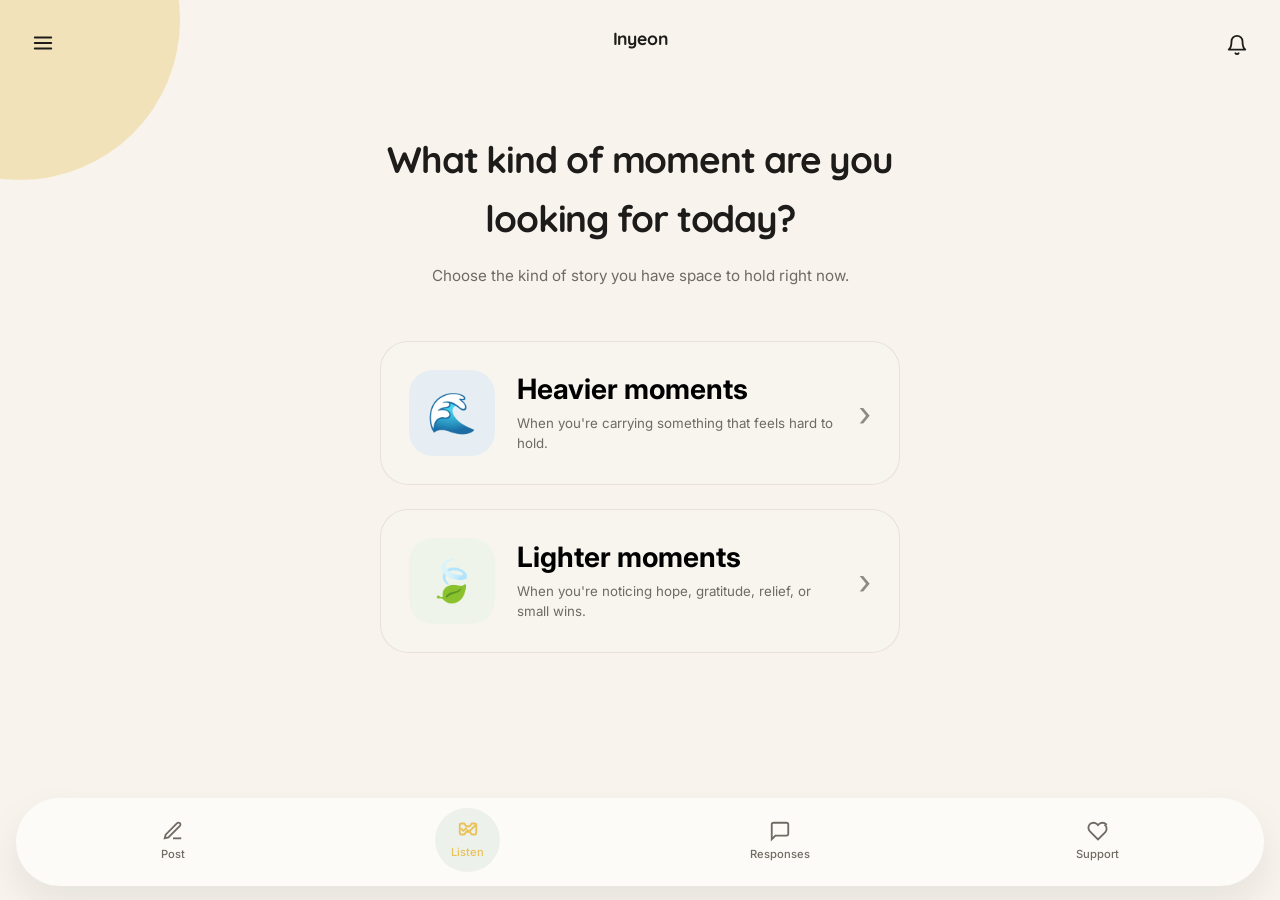
<file: category-select.html>
<!DOCTYPE html>
<html lang="en">
<head>
<meta charset="UTF-8">
<meta name="viewport" content="width=device-width, initial-scale=1.0">

<title>Choose a Moment • Inyeon</title>

<link rel="stylesheet" href="style.css">

<div class="top-actions">

  <button id="menuBtn" class="menu-btn">
    <svg width="22" height="22" viewBox="0 0 24 24" fill="none"
         stroke="currentColor" stroke-width="2"
         stroke-linecap="round" stroke-linejoin="round">
      <line x1="3" y1="6" x2="21" y2="6"/>
      <line x1="3" y1="12" x2="21" y2="12"/>
      <line x1="3" y1="18" x2="21" y2="18"/>
    </svg>
  </button>

  <a href="alerts.html" class="menu-btn alerts-btn">
    <svg width="22" height="22" viewBox="0 0 24 24" fill="none"
         stroke="currentColor" stroke-width="2"
         stroke-linecap="round" stroke-linejoin="round">
      <path d="M18 8A6 6 0 0 0 6 8c0 7-3 9-3 9h18s-3-2-3-9"/>
      <path d="M13.73 21a2 2 0 0 1-3.46 0"/>
    </svg>
  </a>

</div>
</head>

<body>

<div class="decor-circle decor-circle-tl"></div>

<div class="decor-leaf decor-leaf-tr">
  <svg viewBox="0 0 180 240" fill="none" xmlns="http://www.w3.org/2000/svg">
    <path d="M90 10C135 55 150 115 135 180C118 150 95 120 60 95C72 65 82 38 90 10Z"
      fill="currentColor" opacity=".28"/>
    <path d="M118 58C155 95 168 145 150 205C130 170 105 138 70 112"
      stroke="currentColor" stroke-width="4" stroke-linecap="round"/>
  </svg>
</div>

<a href="index.html" class="home-link">Inyeon</a>

<main>

  <div class="category-header">

    <h1>What kind of moment are you looking for today?</h1>

    <p class="subtext">
      Choose the kind of story you have space to hold right now.
    </p>

  </div>

  <div class="category-columns two-choice">

    <!-- Heavier -->

    <button class="emotion-card moment-card heavy" data-category="difficult">

      <div class="moment-icon">🌊</div>

      <div class="moment-content">
        <h3>Heavier moments</h3>
        <p>When you're carrying something that feels hard to hold.</p>
      </div>

      <span class="moment-arrow">›</span>

    </button>

    <!-- Lighter -->

    <button class="emotion-card moment-card light" data-category="lighter">

      <div class="moment-icon">🍃</div>

      <div class="moment-content">
        <h3>Lighter moments</h3>
        <p>When you're noticing hope, gratitude, relief, or small wins.</p>
      </div>

      <span class="moment-arrow">›</span>

    </button>

  </div>

</main>

<nav id="bottomNav" class="bottom-nav">

  <a href="index.html#compose" class="bottom-nav-item pressable">
    <!-- Pen icon -->
    <svg width="22" height="22" viewBox="0 0 24 24"
         fill="none" stroke="currentColor" stroke-width="2">
      <path d="M12 20h9"/>
      <path d="M16.5 3.5a2.1 2.1 0 1 1 3 3L7 19l-4 1 1-4Z"/>
    </svg>
    <span>Post</span>
  </a>

  <a href="category-select.html" class="bottom-nav-item active pressable">
    <!-- Heart handshake -->
    <svg width="22" height="22" viewBox="0 0 24 24"
         fill="none" stroke="currentColor" stroke-width="2"
         stroke-linecap="round" stroke-linejoin="round">
      <path d="M11 13l2 2 7-7"/>
      <path d="M5 12l2 2 3-3"/>
      <path d="M3 8a2 2 0 0 1 2-2h3l2 3h4l2-3h3a2 2 0 0 1 2 2v8a2 2 0 0 1-2 2h-3l-2-3h-4l-2 3H5a2 2 0 0 1-2-2V8z"/>
    </svg>
    <span>Listen</span>
  </a>

  <a href="my-responses.html" class="bottom-nav-item pressable">
    <!-- Message -->
    <svg width="22" height="22" viewBox="0 0 24 24"
         fill="none" stroke="currentColor" stroke-width="2">
      <path d="M21 15a2 2 0 0 1-2 2H7l-4 4V5a2 2 0 0 1 2-2h14a2 2 0 0 1 2 2z"/>
    </svg>
    <span>Responses</span>
  </a>

  <a href="given-responses.html" class="bottom-nav-item pressable">
    <!-- Heart -->
    <svg width="22" height="22" viewBox="0 0 24 24"
         fill="none" stroke="currentColor" stroke-width="2">
      <path d="M20.84 4.61a5.5 5.5 0 0 0-7.78 0L12 5.67l-1.06-1.06a5.5 5.5 0 0 0-7.78 7.78L12 21.23l7.78-7.78a5.5 5.5 0 0 0 0-7.78Z"/>
    </svg>
    <span>Support</span>
  </a>

</nav>

<!-- ==========================
     Full-screen Category Transition
========================== -->

<div id="categoryTransition" class="category-transition">

  <div class="transition-center">

    <div id="transitionIcon" class="transition-icon">🌊</div>

    <h2 id="transitionText">
      Stepping into someone's difficult day.
    </h2>

  </div>

</div>

<script>

const overlay = document.getElementById("categoryTransition");
const transitionText = document.getElementById("transitionText");
const transitionIcon = document.getElementById("transitionIcon");

document.querySelectorAll(".emotion-card").forEach(card => {

  card.addEventListener("click", () => {

    const category = card.dataset.category;

    if (category === "difficult") {

      overlay.classList.add("heavy-mode");
      overlay.classList.remove("light-mode");

      transitionIcon.textContent = "🌊";
      transitionText.textContent = "Stepping into someone's difficult day.";

    } else {

      overlay.classList.add("light-mode");
      overlay.classList.remove("heavy-mode");

      transitionIcon.textContent = "🍃";
      transitionText.textContent = "Something gentle is waiting.";

    }

    overlay.classList.add("show");

    setTimeout(() => {

      window.location.href =
        `respond.html?category=${encodeURIComponent(category)}`;

    }, 350);

  });

});

</script>

<script>
window.addEventListener("pageshow", (event) => {
  if (event.persisted) {
    // Reset any transition overlays when returning via Back
    const overlay = document.getElementById("categoryTransition");
    overlay?.classList.remove("show", "heavy-mode", "light-mode");
  }
});
</script>

</body>
</html>
</file>
<file: style.css>
@import url('https://fonts.googleapis.com/css2?family=Quicksand:wght@500;600;700&family=Inter:wght@400;500;600&display=swap');


/* =========================
   INYEON PREMIUM WARM THEME
========================= */

:root {
  --bg: #F8F4ED;
  --surface: #FDFBF7;
  --surface-2: #F6F0E8;

  --text: #1E1C1A;
  --text-muted: #6F6A63;

  --accent: #E9C15A;
  --accent-text: #1E1C1A;

  --border: #B8ADA0;
  --divider: #DDD3C7;
}

* {
  box-sizing: border-box;
}

body {
  font-family: 'Inter', sans-serif;
  background: var(--bg);
  color: var(--text);
  margin: 0;
  padding: 130px 24px 60px;
  display: flex;
  justify-content: center;
  min-height: 100vh;
  line-height: 1.6;
}

.top-actions{
  position:fixed;
  top:24px;
  left:24px;
  right:24px;
  display:flex;
  justify-content:space-between;
  align-items:center;
  z-index:100;
}

.top-actions .menu-btn,
.top-actions .alerts-btn{
  position: static;
}

.alerts-btn{
  display:flex;
  align-items:center;
  justify-content:center;
  text-decoration:none;
}

/* Prevent flash when opening index.html#compose */
.compose-preload #choiceStep {
  display: none !important;
}

.compose-preload #postStep {
  display: block !important;
}

.compose-preload #bottomNav{
  display:flex !important;
}

main {
  max-width: 520px;
  width: 100%;
}

/* =========================
   TYPOGRAPHY
========================= */

h1,
.subtext,
#postText,
.post-text {
  text-align: center;
}

h1 {
  font-family: 'Quicksand', sans-serif;
  font-weight: 700;
  font-size: 2.3rem;
  letter-spacing: -0.03em;
  margin: 0 0 10px;
  color: var(--text);
}

.subtext {
  color: var(--text-muted);
  font-size: 0.95rem;
  margin-bottom: 44px;
  line-height: 1.7;
}

.home-link {
  position: fixed;
  top: 24px;
  left: 50%;
  transform: translateX(-50%);
  font-family: 'Quicksand', sans-serif;
  font-weight: 700;
  font-size: 1.1rem;
  color: var(--text);
  text-decoration: none;
  letter-spacing: -0.01em;
  transition: opacity .2s ease;
  z-index: 10;
}

.home-link:hover {
  opacity: .7;
}

/* =========================
   TEXTAREAS
========================= */

textarea {
  width: 100%;
  min-height: 140px;
  background: var(--surface);
  border: 1.5px solid var(--border);
  border-radius: 22px;
  color: var(--text);
  font-family: 'Inter', sans-serif;
  font-size: 1rem;
  line-height: 1.6;
  padding: 22px;
  resize: none;
  transition: all .25s ease;
}

textarea::placeholder {
  color: var(--text-muted);
}

textarea:focus {
  outline: none;
  border-color: var(--accent);
  box-shadow: 0 0 0 4px rgba(233,193,90,.15);
}

#optionsContainer textarea {
  min-height: 100px;
  background: var(--surface);
  border-radius: 18px;
  padding: 18px;
}

/* =========================
   BUTTONS
========================= */

button {
  font-family: 'Inter', sans-serif;
  cursor: pointer;
  appearance: none;
  -webkit-appearance: none;
  -webkit-tap-highlight-color: transparent;
}

#submitBtn {
  display: block;
  margin: 24px auto 0;
  padding: 16px 42px;
  border: none;
  border-radius: 999px;
  background: var(--text);
  color: white;
  font-size: .95rem;
  font-weight: 700;
  transition: all .2s ease;
}

@media (hover: hover) {
  #submitBtn:hover {
    background: #2A2825;
    transform: translateY(-1px);
  }
}

#submitBtn:active {
  transform: translateY(0);
}

.respond-actions {
  display: flex;
  gap: 10px;
  margin-top: 14px;
}

#sendResponseBtn {
  flex: 1;
  padding: 15px;
  border: none;
  border-radius: 999px;
  background: var(--text);
  color: white;
  font-weight: 700;
  font-size: .95rem;
  transition: all .2s ease;
}

@media (hover: hover) {
  #sendResponseBtn:hover {
    background: #2A2825;
  }
}

.skip-btn {
  display: block;
  margin: 16px auto 0;
  padding: 15px 24px;
  border: 1.5px solid var(--border);
  border-radius: 999px;
  background: var(--surface);
  color: var(--text);
  font-size: .9rem;
  font-weight: 600;
  transition: all .2s ease;
}

#sendResponseBtn {
  flex: 1;
  padding: 15px;
  border: none;
  border-radius: 999px;
  background: var(--text);
  color: white;
  font-weight: 700;
  font-size: .95rem;
  transition: all .2s ease;
  display: block;
  width: 100%;
  margin-top: 14px;
}

@media (hover: hover) {
  .skip-btn:hover {
    background: var(--surface-2);
  }
}

/* =========================
   CARDS
========================= */

#postContainer {
  background: var(--surface);
  border-radius: 30px;
  padding: 34px;
  border: 1.5px solid var(--border);
  box-shadow: 0 8px 24px rgba(30,28,26,.05);
}

.post-block {
  background: var(--surface);
  border-radius: 22px;
  padding: 24px;
  margin-bottom: 18px;
  border: 1.5px solid var(--border);
  box-shadow: 0 6px 18px rgba(30,28,26,.04);
}

#postText {
  font-family: 'Quicksand', sans-serif;
  font-size: 1.35rem;
  font-weight: 600;
  line-height: 1.6;
  margin: 0 0 28px;
}

.post-text {
  font-family: 'Quicksand', sans-serif;
  font-size: 1.1rem;
  font-weight: 700;
  line-height: 1.55;
  color: #1E1E1E;
  text-align: left;
  margin: 18px 0 18px;
}

/* =========================
   QUICK RESPONSES
========================= */

.or-divider {
  text-align: center;
  color: var(--text-muted);
  font-size: .85rem;
  margin: 20px 0 14px;
}

#presetButtons {
  display: flex;
  flex-direction: column;
  gap: 10px;
}

.response-btn {
  background: var(--surface);
  border: 1.5px solid var(--border);
  border-radius: 18px;
  color: var(--text);
  text-align: left;
  padding: 16px 18px;
  font-size: .95rem;
  font-weight: 500;
  transition: all .2s ease;
}

@media (hover: hover) {
  .response-btn:hover {
    background: var(--surface-2);
    transform: translateY(-1px);
  }
}

.response-btn-selected {
  background: rgba(233,193,90,.18) !important;
  border-color: var(--accent);
}

/* =========================
   NAVIGATION
========================= */

.app-nav {
  margin-top: 56px;
  padding-top: 28px;
  border-top: 1px solid var(--divider);
  display: flex;
  gap: 14px;
  justify-content: center;
}

.app-nav a {
  color: var(--text);
  text-decoration: none;
  font-size: .9rem;
  font-weight: 600;
  padding: 12px 22px;
  border-radius: 999px;
  background: var(--surface);
  border: 1.5px solid var(--border);
  transition: all .2s ease;
}

@media (hover: hover) {
  .app-nav a:hover {
    background: var(--surface-2);
  }
}

/* =========================
   RESPONSES
========================= */

.response-item {
  padding: 14px 16px;
  border-radius: 14px;
  margin: 10px 0;
  font-size: .92rem;
}

.response-written {
  background: var(--surface);
  border: 1.5px solid var(--border);
  border-left: 3px solid var(--accent);
}

.response-tag {
  display: inline-block;
  font-size: .72rem;
  font-weight: 700;
  color: var(--text);
  background: rgba(233,193,90,.22);
  padding: 4px 10px;
  border-radius: 999px;
  text-transform: uppercase;
  letter-spacing: .03em;
  margin-bottom: 10px;
}

.response-text-content {
  margin: 0;
  line-height: 1.6;
}

.response-preset {
  background: var(--surface-2);
  color: var(--text-muted);
  font-style: italic;
  border: 1px solid rgba(184,173,160,.45);
}

.no-responses {
  color: var(--text-muted);
  font-size: .85rem;
  font-style: italic;
}

/* ---------- Draft Card ---------- */

.draft-card{
  background:#F4EFE6;
  border:1px solid #E8DDC9;
  border-radius:24px;
  padding:18px;
  margin:24px 0;
  cursor:pointer;
  transition:.2s ease;
}

.draft-card:hover{
  transform:translateY(-1px);
}

.draft-card-top{
  display:flex;
  justify-content:space-between;
  align-items:center;
}

.draft-card-title-wrap{
  display:flex;
  align-items:center;
  gap:12px;
}

.draft-card-icon{
  width:38px;
  height:38px;
  border-radius:999px;
  background:#EFE6D6;
  display:flex;
  align-items:center;
  justify-content:center;
  font-size:16px;
}

.draft-card-title{
  font-weight:600;
  color:#1E1C1A;
}

.draft-card-time{
  font-size:13px;
  color:#8C8477;
}

.draft-card-preview{
  margin-top:14px;
  color:#6B645C;
  line-height:1.5;
}

.draft-discard{
  border:none;
  background:transparent;
  color:#8C8477;
  font-size:22px;
  cursor:pointer;
  padding:4px;
  line-height:1;
}

.draft-discard:hover{
  color:#1E1C1A;
}

/* ---------- Draft Toast ---------- */

.draft-toast{
  position: fixed;
  left: 50%;
  bottom: 96px; /* sits above bottom nav */
  transform: translateX(-50%);
  background: rgba(17,17,17,.94);
  color: #fff;
  display: flex;
  align-items: center;
  justify-content: center;
  gap: 8px;
  padding: 10px 18px;
  border-radius: 999px;
  font-size: 14px;
  font-weight: 500;
  white-space: nowrap;
  z-index: 9999;
  box-shadow: 0 8px 24px rgba(0,0,0,.18);
  animation: draftToastIn .18s ease-out;
}

@keyframes draftToastIn{
  from{
    opacity:0;
    transform:translate(-50%,8px);
  }
  to{
    opacity:1;
    transform:translate(-50%,0);
  }
}

/* =========================
   MISC
========================= */

.hidden {
  display: none !important;
}

#confirmation {
  margin-top: 24px;
  color: var(--text-muted);
  font-size: .95rem;
}

#postContainer,
#confirmation {
  transition: opacity .3s ease, transform .3s ease;
}

#noPosts,
#emptyState {
  color: var(--text-muted);
  text-align: center;
  padding: 60px 0;
}

.crisis-message {
  text-align: left;
  background: var(--surface);
  border: 1.5px solid var(--border);
  border-left: 3px solid var(--accent);
  border-radius: 22px;
  padding: 24px;
  margin-top: 24px;
}

.crisis-message p {
  margin: 10px 0;
  color: var(--text);
  font-size: .95rem;
}

.crisis-message a {
  color: var(--text);
  font-weight: 700;
  text-decoration: underline;
  text-decoration-color: var(--accent);
  text-decoration-thickness: 2px;
}

.crisis-soft {
  color: var(--text-muted) !important;
  font-style: italic;
  font-size: .88rem !important;
}

/* =========================
   SMALL CONTROLS
========================= */

.category-select,
.flag-btn {
  margin-top: 10px;
  margin-right: 10px;
  background: var(--surface);
  color: var(--text);
  border: 1.5px solid var(--border);
  border-radius: 999px;
  padding: 10px 18px;
  font-size: .85rem;
  font-family: 'Inter', sans-serif;
  font-weight: 500;
  transition: all .2s ease;
}

@media (hover: hover) {
  .flag-btn:hover,
  .category-select:hover {
    background: var(--surface-2);
  }
}

.char-count {
  text-align: right;
  font-size: 0.72rem;
  color: var(--text-muted);
  opacity: 0.6;
  margin-top: -24px;
  transition: opacity 0.2s ease;
}

.char-count-warning {
  opacity: 1;
  color: var(--accent);
  font-weight: 600;
}

/* =========================
   RESPONSIVE
========================= */

@media (max-width: 560px) {

  body {
    padding: 72px 18px 40px;
  }

  h1 {
    font-size: 2rem;
  }

  #postContainer {
    padding: 26px;
    border-radius: 24px;
  }

  textarea {
    border-radius: 18px;
    padding: 18px;
  }

  .respond-actions {
    flex-direction: column;
  }

  .skip-btn {
    width: 100%;
  }

  .app-nav {
    gap: 10px;
    flex-wrap: wrap;
  }
}

.skeleton-text {
  background: var(--surface-2);
  border-radius: 8px;
  height: 1.4em;
  width: 80%;
  margin: 0 auto 28px;
  animation: skeletonPulse 1.1s ease-in-out infinite;
}

@keyframes skeletonPulse {
  0%, 100% { opacity: 0.5; }
  50% { opacity: 1; }
}

/* =========================
   DECORATIVE ELEMENTS
========================= */

.decor-circle,
.decor-leaf {
  position: fixed;
  pointer-events: none;
  z-index: 0;
}

.decor-circle-tl {
  top: -140px;
  left: -140px;
  width: 320px;
  height: 320px;
  border-radius: 50%;
  background: var(--accent);
  opacity: 0.35;
}

.decor-leaf-tl {
  top: 0;
  left: 20px;
  width: 90px;
  height: auto;
  opacity: 0.7;
  transform: rotate(-8deg);
}

.decor-leaf-br {
  bottom: 0;
  right: 20px;
  width: 90px;
  height: auto;
  opacity: 0.7;
  transform: rotate(8deg);
}

main {
  position: relative;
  z-index: 1;
}

@media (max-width: 560px) {
  .decor-circle-tl {
    width: 220px;
    height: 220px;
    top: -100px;
    left: -100px;
  }

  .decor-leaf-tl,
  .decor-leaf-br {
    width: 60px;
  }
}

.auth-input {
  display: block;
  width: 100%;
  height: 56px;
  background: var(--surface);
  border: 1.5px solid var(--border);
  border-radius: 22px;
  color: var(--text);
  font-family: 'Inter', sans-serif;
  font-size: 1rem;
  padding: 0 22px;
  transition: all .25s ease;
  box-sizing: border-box;
}

.auth-input::placeholder {
  color: var(--text-muted);
}

.auth-input:focus {
  outline: none;
  border-color: var(--accent);
  box-shadow: 0 0 0 4px rgba(233,193,90,.15);
}

.auth-submit-btn {
  display: block;
  margin: 24px auto 0;
  padding: 16px 42px;
  border: none;
  border-radius: 999px;
  background: var(--text);
  color: white;
  font-size: .95rem;
  font-weight: 700;
  transition: all .2s ease;
}

@media (hover: hover) {
  .auth-submit-btn:hover {
    background: #2A2825;
    transform: translateY(-1px);
  }
}

.auth-submit-btn:active {
  transform: translateY(0);
}

.choice-grid {
  display: grid;
  grid-template-columns: 1fr 1fr;
  gap: 16px;
  margin-top: 20px;
}

.choice-card {
  background: var(--surface);
  border: 1.5px solid var(--border);
  border-radius: 22px;
  padding: 28px 22px;
  text-align: left;
  display: flex;
  flex-direction: column;
  gap: 8px;
  transition: all .2s ease;
}

@media (hover: hover) {
  .choice-card:hover {
    border-color: var(--accent);
    transform: translateY(-2px);
    box-shadow: 0 8px 24px rgba(30,28,26,.08);
  }
}

.choice-title {
  font-family: 'Quicksand', sans-serif;
  font-weight: 700;
  font-size: 1.1rem;
  color: var(--text);
}

.choice-desc {
  font-size: 0.85rem;
  color: var(--text-muted);
  line-height: 1.5;
}

.back-link {
  background: none;
  border: none;
  color: var(--text-muted);
  font-size: 0.9rem;
  margin-bottom: 20px;
  padding: 0;
  cursor: pointer;
}

@media (hover: hover) {
  .back-link:hover {
    color: var(--accent);
  }
}

@media (max-width: 560px) {
  .choice-grid {
    grid-template-columns: 1fr;
  }
}

.bottom-nav {
  position: fixed;
  bottom: 0;
  left: 0;
  right: 0;
  display: flex;
  justify-content: space-around;
  align-items: center;
  background: var(--surface);
  border-top: 1.5px solid var(--border);
  padding: 10px 0 calc(10px + env(safe-area-inset-bottom, 0px));
  z-index: 20;
}

.bottom-nav-item {
  display: flex;
  flex-direction: column;
  align-items: center;
  gap: 4px;
  color: var(--text-muted);
  text-decoration: none;
  font-size: 0.7rem;
  font-family: 'Inter', sans-serif;
  font-weight: 500;
  transition: color 0.2s ease;
  padding: 4px 12px;
}

@media (hover: hover) {
  .bottom-nav-item:hover {
    color: var(--text);
  }
}

.bottom-nav-item.active {
  color: var(--accent);
}

body {
  padding-bottom: 100px;
}

.avatar-color-grid {
  display: grid;
  grid-template-columns: repeat(4, 1fr);
  gap: 12px;
  margin-bottom: 20px;
}

.avatar-color-swatch {
  width: 100%;
  aspect-ratio: 1;
  border-radius: 50%;
  border: 3px solid transparent;
  cursor: pointer;
  transition: all 0.15s ease;
}

.avatar-color-swatch.selected {
  border-color: var(--text);
  transform: scale(1.08);
}

.avatar-preview {
  display: flex;
  justify-content: center;
  margin-bottom: 8px;
}

.avatar-circle {
  width: 64px;
  height: 64px;
  border-radius: 50%;
  display: flex;
  align-items: center;
  justify-content: center;
  color: white;
  font-family: 'Quicksand', sans-serif;
  font-weight: 700;
  font-size: 1.6rem;
  transition: background 0.2s ease;
}

.menu-btn {
  position: fixed;
  top: 20px;
  left: 20px;
  background: none;
  border: none;
  color: var(--text);
  cursor: pointer;
  z-index: 15;
  padding: 8px;
}

.menu-dropdown {
  position: fixed;
  top: 60px;
  left: 20px;
  background: var(--surface);
  border: 1.5px solid var(--border);
  border-radius: 16px;
  padding: 8px;
  box-shadow: 0 8px 24px rgba(30,28,26,.1);
  z-index: 15;
  min-width: 160px;
}

.menu-item {
  display: block;
  padding: 12px 16px;
  color: var(--text);
  text-decoration: none;
  font-size: 0.9rem;
  border-radius: 10px;
  transition: background 0.15s ease;
}

@media (hover: hover) {
  .menu-item:hover {
    background: var(--surface-2);
  }
}

.message-bubble {
  padding: 14px 16px;
  border-radius: 16px;
  margin: 10px 0;
  max-width: 80%;
}

.message-mine {
  background: var(--accent);
  color: white;
  margin-left: auto;
}

.message-mine .response-tag {
  color: rgba(255,255,255,0.8);
}

.message-mine .response-text-content {
  color: white;
}

.message-theirs {
  background: var(--surface-2);
  margin-right: auto;
}

#messageInputArea textarea {
  min-height: 80px;
  margin-bottom: 10px;
}

.conversation-preview {
  background: var(--surface-2);
  border-radius: 12px;
  padding: 12px 16px;
  margin-top: 10px;
}

.conversation-preview-label {
  font-size: 0.75rem;
  color: var(--text-muted);
  margin: 0 0 4px;
  font-weight: 600;
}

.conversation-preview-text {
  font-size: 0.88rem;
  color: var(--text);
  margin: 0;
}

.shared-card {
  background: var(--surface);
  border-radius: 20px;
  padding: 24px;
  margin-bottom: 16px;
  box-shadow: 0 4px 18px rgba(30,28,26,.05);
}

.shared-card-top {
  display: flex;
  justify-content: space-between;
  align-items: center;
  margin-bottom: 4px;
}

.shared-date {
  font-size: 0.78rem;
  color: var(--text-muted);
}

.shared-post-label {
  font-size: 0.78rem;
  color: var(--text-muted);
  margin-bottom: 2px;
}

.shared-post-text {
  font-family: 'Quicksand', sans-serif;
  font-weight: 700;
  font-size: 1.05rem;
  margin: 0 0 16px;
  text-align: left;
}

.repliers-row {
  display: flex;
  align-items: center;
  gap: 10px;
  padding-top: 14px;
  border-top: 1px solid var(--border);
  margin-bottom: 4px;
}

.mini-avatar {
  width: 32px;
  height: 32px;
  border-radius: 50%;
  display: flex;
  align-items: center;
  justify-content: center;
  color: white;
  font-family: 'Quicksand', sans-serif;
  font-weight: 700;
  font-size: 0.85rem;
  flex-shrink: 0;
}

.repliers-text {
  font-size: 0.9rem;
  color: var(--text);
}

.repliers-text .replier-time {
  color: var(--text-muted);
  font-weight: 400;
}

.chat-preview-box {
  background: var(--surface-2);
  border-radius: 14px;
  padding: 18px;
  margin-top: 14px;
}

.chat-preview-title {
  font-size: 0.78rem;
  font-weight: 700;
  color: var(--text-muted);
  text-transform: uppercase;
  letter-spacing: 0.03em;
  margin: 0 0 14px;
}

.chat-bubble-row {
  display: flex;
  flex-direction: column;
  gap: 14px;
}

.chat-bubble-wrap {
  display: flex;
  flex-direction: column;
  max-width: 78%;
}

.chat-bubble-wrap.mine {
  align-self: flex-end;
  align-items: flex-end;
}

.chat-bubble-wrap.theirs {
  align-self: flex-start;
  align-items: flex-start;
}

.bubble-sender {
  font-size: 0.75rem;
  color: var(--text-muted);
  margin-bottom: 4px;
  padding: 0 4px;
}

.bubble-sender.mine {
  color: var(--accent);
}

.chat-bubble-preview {
  padding: 10px 14px;
  border-radius: 14px;
  font-size: 0.88rem;
}

.chat-bubble-preview.theirs {
  background: var(--surface);
}

.chat-bubble-preview.mine {
  background: var(--accent);
  color: white;
}

.continue-btn {
  display: block;
  width: 100%;
  margin-top: 14px;
  padding: 14px;
  border: none;
  border-radius: 999px;
  background: var(--text);
  color: white;
  font-weight: 700;
  font-size: 0.9rem;
}

@media (hover: hover) {
  .continue-btn:hover {
    background: #2A2825;
  }
}

.start-convo-link {
  background: none;
  border: none;
  color: var(--accent);
  font-size: 0.85rem;
  font-weight: 600;
  text-decoration: underline;
  cursor: pointer;
  margin-top: 8px;
  padding: 0;
}

/* ---------- My Responses Conversation Card ---------- */

.conversation-card{
  border-radius:30px;
  padding:30px;
}

.post-date{
  color:var(--text-muted);
  font-size:.92rem;
}

.post-label{
  color:var(--text-muted);
  font-size:.9rem;
  margin-top:14px;
}

.divider-line{
  height:1px;
  background:var(--border);
  margin:22px 0;
}

.reply-header{
  display:flex;
  align-items:center;
  gap:12px;
  margin-bottom:18px;
}

.reply-meta{
  font-size:1rem;
}

.conversation-preview{

  background:var(--surface-2);
  border-radius:22px;
  padding:18px;
  display:flex;
  flex-direction:column;
  gap:14px;
}

.conversation-earlier{

  text-align:center;
  font-size:.82rem;
  color:var(--text-muted);
}

.preview-row{

  display:flex;
  flex-direction:column;
}

.preview-you{

  align-items:flex-end;
}

.preview-them{

  align-items:flex-start;
}

.preview-sender{

  font-size:.82rem;
  color:var(--text-muted);
  margin-bottom:4px;
}

.preview-bubble{

  max-width:78%;
  padding:12px 16px;
  border-radius:18px;
  line-height:1.45;
  font-size:.95rem;
}

.bubble-them{

  background:var(--surface);
  color:var(--text);
}

.bubble-you{

  background:var(--accent);
  color:white;
}

.conversation-btn{
  height:48px;
  display:flex;
  align-items:center;
  justify-content:center;
  margin:0;
}

.conversation-btn:hover{

  background:#2A2825;
}

.mini-avatar{

  width:38px;
  height:38px;
  border-radius:50%;
  display:flex;
  align-items:center;
  justify-content:center;
  color:white;
  font-weight:700;
}

.conversation-preview{
  background: var(--surface-2);
  border-radius:22px;
  padding:18px;
  margin:20px 0;
  display:flex;
  flex-direction:column;
  gap:14px;
}

.conversation-earlier{
  text-align:center;
  font-size:.82rem;
  color:var(--text-muted);
}

.preview-row{
  display:flex;
  flex-direction:column;
}

.preview-you{
  align-items:flex-end;
}

.preview-them{
  align-items:flex-start;
}

.preview-sender{
  font-size:.82rem;
  color:var(--text-muted);
  margin-bottom:4px;
}

.preview-bubble{
  max-width:78%;
  padding:12px 16px;
  border-radius:18px;
  line-height:1.45;
  font-size:.95rem;
}

.bubble-them{
  background:var(--surface);
}

.bubble-you{
  background:var(--accent);
  color:#fff;
}

.conversation-btn{
  width:100%;
  margin-top:18px;
}

/* ===== Conversation Preview ===== */

.conversation-preview{
  background:var(--surface-2);
  border-radius:22px;
  padding:18px;
  margin:18px 0;
  display:flex;
  flex-direction:column;
  gap:14px;
}

.conversation-earlier{
  text-align:center;
  font-size:.82rem;
  color:var(--text-muted);
}

.preview-row{
  display:flex;
  flex-direction:column;
}

.preview-you{
  align-items:flex-end;
}

.preview-them{
  align-items:flex-start;
}

.preview-sender{
  font-size:.82rem;
  color:var(--text-muted);
  margin-bottom:4px;
}

.preview-bubble{
  max-width:78%;
  padding:12px 16px;
  border-radius:18px;
  line-height:1.45;
  font-size:.95rem;
}

.bubble-them{
  background:var(--surface);
}

.bubble-you{
  background:var(--accent);
  color:#fff;
}

.conversation-btn{
  flex:1;
  height:48px;
  margin:0;
  border:none;
  border-radius:999px;
  background:var(--text);
  color:#fff;
  font-weight:700;
  font-size:.95rem;
  display:flex;
  align-items:center;
  justify-content:center;
  cursor:pointer;
}

.mini-avatar{
  width:38px;
  height:38px;
  border-radius:50%;
  display:flex;
  align-items:center;
  justify-content:center;
  color:white;
  font-weight:700;
}

.reply-header{
  display:flex;
  align-items:center;
  gap:12px;
  margin-bottom:18px;
}

.reply-meta{
  font-size:1rem;
}

.divider-line{
  height:1px;
  background:var(--border);
  margin:22px 0;
}

.first-response{
  background:var(--surface);
  border:1px solid var(--border);
  border-radius:16px;
  padding:14px 18px;
  margin:0 0 18px;
  font-family:'Quicksand',sans-serif;
  font-size:1rem;
  font-weight:600;
  line-height:1.5;
}

.reply-header{
  display:flex;
  align-items:center;
  gap:12px;
  margin:18px 0 14px;
}

.reply-meta{
  font-size:1rem;
}

/* =========================
   INYEON MOMENT MODAL
========================= */

.inyeon-overlay{
  position:fixed;
  inset:0;
  background:rgba(26,24,20,.24);
  backdrop-filter:blur(10px);
  display:flex;
  align-items:center;
  justify-content:center;
  padding:24px;
  z-index:9999;
  opacity:1;
  transition:.35s ease;
}

.inyeon-overlay.hidden{
  opacity:0;
  pointer-events:none;
}

.inyeon-modal{
  width:100%;
  max-width:560px;
  background:#FDFBF7;
  border-radius:34px;
  padding:32px 30px 26px;
  position:relative;
  box-shadow:0 30px 80px rgba(0,0,0,.12);
  animation:momentRise .45s cubic-bezier(.22,.8,.24,1);
}

@keyframes momentRise{
  from{
    transform:translateY(28px) scale(.97);
    opacity:0;
  }
  to{
    transform:translateY(0) scale(1);
    opacity:1;
  }
}

.inyeon-close{
  position:absolute;
  right:18px;
  top:16px;
  border:none;
  background:none;
  font-size:2rem;
  color:#6F6A63;
  cursor:pointer;
}

.inyeon-illustration{
  position:relative;
  height:190px;
  display:flex;
  justify-content:center;
  align-items:center;
  overflow:hidden;
}

.inyeon-halo{
  position:absolute;
  width:220px;
  height:220px;
  border-radius:100%;
  background:radial-gradient(circle,#F4EFE6 0%,rgba(244,239,230,.2) 70%,transparent 100%);
}

.leaf-svg{
  width:150px;
  z-index:2;
  animation:leafGrow 1.1s ease-out;
}

@keyframes leafGrow{
  from{
    transform:scale(.75);
    opacity:0;
  }
  to{
    transform:scale(1);
    opacity:1;
  }
}

.wave-svg{
  position:absolute;
  width:110%;
  opacity:.8;
}

.inyeon-modal h2{
  font-family:'Quicksand',sans-serif;
  font-size:2rem;
  line-height:1.2;
  text-align:center;
  color:#1A1A1A;
  margin:18px 0 14px;
}

.inyeon-copy{
  text-align:center;
  color:#6F6A63;
  line-height:1.6;
  font-size:1.02rem;
  margin-bottom:28px;
}

.inyeon-primary{
  width:100%;
  border:none;
  border-radius:999px;
  background:#1A1A1A;
  color:white;
  padding:17px;
  font-size:1rem;
  font-weight:700;
  cursor:pointer;
  transition:.2s ease;
}

.inyeon-primary:hover{
  transform:translateY(-1px);
}

.inyeon-secondary{
  width:100%;
  border:none;
  background:none;
  color:#7A7268;
  padding:16px 0 12px;
  font-size:.96rem;
  cursor:pointer;
}

.inyeon-footer{
  margin-top:16px;
  border-top:1px solid #E8E1D6;
  padding-top:18px;
  display:flex;
  gap:18px;
  align-items:flex-start;
}

.infinity{
  font-size:2.6rem;
  color:#8DA187;
  line-height:1;
}

.inyeon-footer h4{
  font-family:'Quicksand',sans-serif;
  margin:0 0 6px;
  font-size:1.15rem;
}

.inyeon-footer p{
  margin:0;
  color:#6F6A63;
  line-height:1.5;
  font-size:.9rem;
}

.post-menu-btn{
  width:36px;
  height:36px;
  border:none;
  background:none;
  border-radius:50%;
  cursor:pointer;
  font-size:22px;
}

.post-menu-btn:hover{
  background:#F4EFE6;
}

.sheet{
  position:fixed;
  inset:0;
  background:rgba(0,0,0,.25);
  display:flex;
  align-items:flex-end;
  z-index:9999;
}

.sheet.hidden{
  display:none;
}

.sheet-content{
  width:100%;
  background:#FDFBF7;
  border-radius:28px 28px 0 0;
  padding:24px;
}

.sheet-delete-btn{
  width:100%;
  background:#D65A5A;
  color:white;
  border:none;
  border-radius:999px;
  padding:16px;
}

.sheet-cancel-btn{
  width:100%;
  background:none;
  border:none;
  padding:16px;
}

.edit-overlay{
  position:fixed;
  inset:0;
  background:rgba(0,0,0,.22);
  backdrop-filter:blur(10px);
  display:flex;
  justify-content:center;
  align-items:center;
  z-index:9999;
}

.edit-overlay.hidden{
  display:none;
}

.edit-modal{
  width:92%;
  max-width:520px;
  background:#FDFBF7;
  border-radius:30px;
  padding:28px;
}

.edit-close{
  border:none;
  background:none;
  font-size:28px;
  float:right;
}

.edit-timer{
  color:#7A7268;
  margin-bottom:18px;
}

.edit-save-btn{
  width:100%;
  background:#1A1A1A;
  color:white;
  border:none;
  border-radius:999px;
  padding:16px;
}

.post-header{
  display:flex;
  justify-content:space-between;
  align-items:center;
}

.post-popup-menu{
  position:absolute;
  right:18px;
  top:42px;
  background:#FDFBF7;
  border:1px solid #E6DED2;
  border-radius:14px;
  box-shadow:0 10px 30px rgba(0,0,0,.08);
  overflow:hidden;
  z-index:20;
}

.post-popup-menu button{
  width:140px;
  padding:12px 16px;
  border:none;
  background:none;
  text-align:left;
  cursor:pointer;
}

.post-popup-menu button:hover{
  background:#F4EFE6;
}

.delete-option{
  color:#D65A5A;
}

.edit-status{
  margin-top:10px;
  font-size:.82rem;
  color:#7A7268;
}

.conversation-card{
  position:relative;
}

.post-header{
  display:flex;
  justify-content:space-between;
  align-items:center;
}

.post-popup-menu{
  position:absolute;
  top:42px;
  right:18px;
  background:#FDFBF7;
  border:1px solid #E6DED2;
  border-radius:14px;
  box-shadow:0 12px 30px rgba(0,0,0,.08);
  overflow:hidden;
  z-index:100;
}

.post-popup-menu button{
  width:140px;
  padding:12px 16px;
  border:none;
  background:none;
  text-align:left;
  cursor:pointer;
}

.post-popup-menu button:hover{
  background:#F4EFE6;
}

.delete-option{
  color:#D65A5A;
}

.edit-status{
  margin-top:10px;
  font-size:.82rem;
  color:#7A7268;
}

/* ==========================================================
   INYEON DESIGN SYSTEM 2.0 â€“ QUIET BLOOM
   Premium motion + organic polish (non-breaking overrides)
========================================================== */

/* ---------- Global Motion ---------- */

html{
  scroll-behavior:smooth;
}

body{
  overflow-x:hidden;
}

*{
  transition:
    background-color .28s cubic-bezier(.2,.8,.2,1),
    border-color .28s cubic-bezier(.2,.8,.2,1),
    color .22s ease;
}

/* ---------- Floating background ---------- */

.decor-circle{
  animation:floatCircle 18s ease-in-out infinite;
}

.decor-leaf{
  transform-origin:bottom center;
  animation:swayLeaf 12s ease-in-out infinite;
}

@keyframes floatCircle{
  0%,100%{transform:translateY(0);opacity:.32;}
  50%{transform:translateY(-12px);opacity:.48;}
}

@keyframes swayLeaf{
  0%,100%{transform:rotate(-2deg);}
  50%{transform:rotate(3deg);}
}

/* ---------- Choice Cards ---------- */

.choice-card{
  transition:all .32s cubic-bezier(.2,.8,.2,1);
  position:relative;
  overflow:hidden;
}

.choice-card::before{
  content:"";
  position:absolute;
  inset:-40%;
  background:radial-gradient(circle at center,rgba(233,193,90,.08),transparent 70%);
  opacity:0;
  transition:opacity .35s ease;
}

.choice-card:hover{
  transform:translateY(-4px);
  box-shadow:0 18px 42px rgba(30,28,26,.08);
}

.choice-card:hover::before{
  opacity:1;
}

/* ---------- Buttons ---------- */

#submitBtn,
#sendResponseBtn,
.continue-btn,
.auth-submit-btn,
.inyeon-primary{
  transition:transform .18s ease,box-shadow .25s ease,background .25s ease;
  box-shadow:0 8px 20px rgba(30,28,26,.08);
}

#submitBtn:hover,
#sendResponseBtn:hover,
.continue-btn:hover,
.auth-submit-btn:hover,
.inyeon-primary:hover{
  transform:translateY(-2px);
  box-shadow:0 16px 34px rgba(30,28,26,.12);
}

#submitBtn:active,
#sendResponseBtn:active,
.continue-btn:active,
.auth-submit-btn:active,
.inyeon-primary:active{
  transform:scale(.98);
}

/* ---------- Cards ---------- */

.post-block,
.shared-card,
#postContainer{
  transition:transform .28s cubic-bezier(.2,.8,.2,1),
             box-shadow .28s cubic-bezier(.2,.8,.2,1);
}

.post-block:hover,
.shared-card:hover{
  transform:translateY(-2px);
  box-shadow:0 18px 36px rgba(30,28,26,.08);
}

/* ---------- Textareas ---------- */

textarea:focus,
.auth-input:focus{
  transform:translateY(-1px);
  box-shadow:
    0 0 0 4px rgba(127,168,149,.12),
    0 12px 28px rgba(30,28,26,.06);
}

/* ---------- Conversation ---------- */

.preview-bubble,
.chat-bubble-preview,
.message-bubble,
.first-response{
  transition:transform .22s ease;
}

.preview-bubble:hover,
.chat-bubble-preview:hover,
.first-response:hover{
  transform:translateY(-1px);
}

/* ---------- Bottom Nav ---------- */

.bottom-nav{
  left:16px;
  right:16px;
  bottom:14px;
  border:none;
  border-radius:999px;
  box-shadow:0 18px 38px rgba(30,28,26,.08);
  padding:12px;
}

.bottom-nav-item{
  border-radius:999px;
  padding:10px 16px;
  transition:all .25s ease;
}

.bottom-nav-item.active{
  background:rgba(127,168,149,.12);
  transform:translateY(-2px);
}

/* ---------- Menu ---------- */

.menu-dropdown,
.post-popup-menu{
  animation:menuBloom .22s cubic-bezier(.2,.8,.2,1);
  transform-origin:top left;
}

@keyframes menuBloom{
  from{
    opacity:0;
    transform:translateY(-6px) scale(.96);
  }
  to{
    opacity:1;
    transform:translateY(0) scale(1);
  }
}

/* ---------- Inyeon Moment ---------- */

.inyeon-halo{
  animation:haloBreath 5s ease-in-out infinite;
}

.leaf-svg{
  animation:leafGrow 1.1s ease-out,swayLeaf 8s ease-in-out infinite;
}

@keyframes haloBreath{
  0%,100%{
    transform:scale(1);
    opacity:.35;
  }
  50%{
    transform:scale(1.08);
    opacity:.55;
  }
}

/* ---------- Character Count ---------- */

.char-count{
  transition:all .2s ease;
}

.char-count-warning{
  color:#B97754;
}

/* ---------- Organic Divider ---------- */

/* ---------- Organic Divider ---------- */

.divider-line{
  position:relative;
  height:1px;
  background:#E5DDD2;
  margin:18px 0;
}

.divider-line::after{
  content:"";
  position:absolute;
  left:50%;
  top:50%;
  transform:translate(-50%,-50%);
  width:28px;
  height:28px;
  border-radius:50%;
  background:var(--bg);
  z-index:1;
}

.divider-line::before{
  content:"";
  position:absolute;
  left:50%;
  top:50%;
  transform:translate(-50%,-50%);
  width:14px;
  height:14px;
  z-index:2;

  background-repeat:no-repeat;
  background-position:center;
  background-size:contain;

  background-image:url("data:image/svg+xml,%3Csvg xmlns='http://www.w3.org/2000/svg' viewBox='0 0 24 24'%3E%3Cpath d='M12 22V7M12 7c0-3 2-5 5-5-1 3-2 5-5 6M12 9c-3-1-5-3-5-6 3 0 5 2 5 5' fill='none' stroke='%238DA187' stroke-width='1.8' stroke-linecap='round' stroke-linejoin='round'/%3E%3C/svg%3E");
}

/* ---------- Page Fade ---------- */

main{
  animation:pageFade .45s cubic-bezier(.2,.8,.2,1);
}

@keyframes pageFade{
  from{
    opacity:0;
    transform:translateY(12px);
  }
  to{
    opacity:1;
    transform:translateY(0);
  }
}

/* ---------- Loading ---------- */

.skeleton-text{
  animation:softShimmer 1.4s ease-in-out infinite;
}

@keyframes softShimmer{
  0%,100%{opacity:.45;}
  50%{opacity:.82;}
}

/* ---------- Mobile polish ---------- */

@media (max-width:560px){

  .bottom-nav{
    left:12px;
    right:12px;
    bottom:12px;
  }

  .choice-card:hover{
    transform:none;
  }

  .post-block:hover,
  .shared-card:hover{
    transform:none;
  }

}

/* ==========================
CATEGORY SELECT
========================== */

.category-header{
text-align:center;
margin-bottom:32px;
}

.category-grid{
display:grid;
grid-template-columns:repeat(2,1fr);
gap:14px;
}

.category-card{

background:var(--surface);

border:1.5px solid var(--border);

border-radius:20px;

padding:22px 16px;

display:flex;

flex-direction:column;

align-items:center;

gap:8px;

cursor:pointer;

font-size:1.6rem;

transition:all .28s cubic-bezier(.2,.8,.2,1);

box-shadow:0 8px 22px rgba(30,28,26,.05);

}

.category-card span{

font-size:.95rem;

font-weight:700;

color:var(--text);

text-align:center;

}

.category-card small{

font-size:.76rem;

color:var(--text-muted);

text-align:center;

line-height:1.35;

}

.category-card:hover{

transform:translateY(-4px);

box-shadow:0 18px 34px rgba(30,28,26,.08);

}

.category-card.selected{

background:#F7F5EF;

border-color:#7FA895;

transform:scale(.98);

}

@media(max-width:560px){

.category-grid{

grid-template-columns:1fr;

}

}

/* ---------- Avatar Builder ---------- */

.profile-card label{
  display:block;
  font-weight:600;
  margin-bottom:8px;
  margin-top:22px;
}

.profile-card input,
.profile-card textarea{
  width:100%;
  border:1px solid #DCCFBE;
  background:white;
  border-radius:22px;
  padding:18px 22px;
  font-size:1rem;
  box-sizing:border-box;
}

.profile-card textarea{
  min-height:120px;
  resize:none;
}

.profile-card small{
  display:block;
  margin-top:8px;
  color:#7A746D;
}

.counter{
  display:block;
  text-align:right;
  margin:4px 2px 0 0;
  color:#A1998E;
  font-size:.74rem;
  line-height:1;
  font-variant-numeric:tabular-nums;
}

.primary-btn{
  width:100%;
  margin-top:30px;
  background:#467A73;
  color:white;
  border:none;
  border-radius:999px;
  padding:18px;
  font-weight:700;
  font-size:1rem;
  cursor:pointer;
  transition:.25s;
}

.primary-btn:hover{
  transform:translateY(-2px);
  box-shadow:0 14px 28px rgba(70,122,115,.25);
}

.avatar-wrap{
  display:flex;
  justify-content:center;
  position:relative;
  margin:20px 0 34px;
}

.avatar-preview{
  width:170px;
  height:170px;
  border-radius:50%;
  position:relative;
  overflow:hidden;
}

.avatar-bg{
  position:absolute;
  inset:0;
}

.avatar-head{
  position:absolute;
  width:82px;
  height:98px;
  left:44px;
  top:38px;
  border-radius:42px;
  z-index:2;
}

.avatar-hair{
  position:absolute;
  width:102px;
  height:64px;
  left:34px;
  top:18px;
  border-radius:46px 46px 26px 26px;
  z-index:3;
}

.avatar-hair.messy{
  clip-path:polygon(5% 28%,18% 0%,34% 12%,52% 0%,70% 14%,90% 2%,100% 30%,92% 60%,82% 48%,72% 64%,52% 54%,30% 70%,10% 56%);
}

.avatar-hair.short{
  height:44px;
}

.avatar-hair.curly{
  border-radius:50%;
}

.avatar-hair.long{
  height:82px;
}

.avatar-hair.bun::after{
  content:"";
  position:absolute;
  width:22px;
  height:22px;
  background:inherit;
  border-radius:50%;
  left:40px;
  top:-10px;
}

.avatar-eyes::before,
.avatar-eyes::after{
  content:"";
  position:absolute;
  width:8px;
  height:8px;
  background:#1F1B18;
  border-radius:50%;
  top:82px;
  z-index:4;
}

.avatar-eyes::before{left:66px;}
.avatar-eyes::after{right:66px;}

.avatar-mouth{
  position:absolute;
  width:24px;
  height:12px;
  left:73px;
  bottom:52px;
  border-bottom:3px solid #9A5E47;
  border-radius:0 0 20px 20px;
  z-index:4;
}

.avatar-mouth.neutral{
  border:none;
  height:3px;
  background:#9A5E47;
}

.avatar-mouth.sad{
  border-bottom:none;
  border-top:3px solid #9A5E47;
  border-radius:20px 20px 0 0;
}

.avatar-mouth.surprised{
  width:12px;
  height:12px;
  border:3px solid #9A5E47;
  border-radius:50%;
}

.avatar-outfit{
  position:absolute;
  width:118px;
  height:74px;
  left:26px;
  bottom:0;
  border-radius:52px 52px 16px 16px;
  z-index:1;
}

.edit-avatar-btn{
  position:absolute;
  right:110px;
  bottom:10px;
  width:48px;
  height:48px;
  border:none;
  border-radius:50%;
  background:white;
  box-shadow:0 10px 24px rgba(0,0,0,.12);
  cursor:pointer;
  transition:.25s;
}

.edit-avatar-btn:hover{
  transform:scale(1.05);
}

/* =====================================================
   PROFILE AVATAR BUILDER V2
   Paste at the END of style.css
===================================================== */

/* ---------- Profile Layout ---------- */

.profile-layout{
  max-width:620px;
  margin:80px auto 120px;
  padding:0 20px;
}

.profile-card{
  background:#FCFAF6;
  border:1px solid #E5DDD2;
  border-radius:34px;
  padding:36px;
  box-shadow:0 18px 44px rgba(30,28,26,.06);
}

.profile-card h1{
  text-align:center;
  margin-bottom:10px;
}

.profile-card .subtext{
  text-align:center;
  color:#6E6A64;
  margin-bottom:30px;
}

/* ---------- Avatar ---------- */

.avatar-wrap{
  display:flex;
  justify-content:center;
  position:relative;
  margin:18px 0 34px;
}

/* =========================
   AVATAR
========================= */

.avatar-preview{
  width:170px;
  height:170px;
  margin:0 auto;
  position:relative;
  border-radius:50%;
  overflow:hidden;
  background:#A3B18A;
  display:flex;
  align-items:center;
  justify-content:center;
}

.avatar-bg{
  position:absolute;
  inset:0;
}

.avatar-head{
  position:absolute;
  width:72px;
  height:82px;
  border-radius:46px;
  background:#E8BC96;
  top:40px;
  z-index:3;
}

.avatar-outfit{
  position:absolute;
  width:130px;
  height:70px;
  border-radius:80px 80px 0 0;
  bottom:-8px;
  left:50%;
  transform:translateX(-50%);
  z-index:1;
}

/* ---------- Face ---------- */

.avatar-eyes{
  position:absolute;
  top:84px;
  width:26px;
  height:8px;
  z-index:5;
}

.avatar-eyes::before,
.avatar-eyes::after{
  content:"";
  position:absolute;
  width:7px;
  height:7px;
  background:#2F2A28;
  border-radius:50%;
}

.avatar-eyes::before{left:0;}
.avatar-eyes::after{right:0;}

.avatar-mouth{
  position:absolute;
  width:18px;
  height:10px;
  border:3px solid #A25F49;
  border-top:none;
  border-left-color:transparent;
  border-right-color:transparent;
  border-bottom-left-radius:20px;
  border-bottom-right-radius:20px;
  top:106px;
  z-index:5;
}

.avatar-mouth.happy{
  width:24px;
  height:14px;
}

.avatar-mouth.neutral{
  width:18px;
  height:0;
  border:none;
  border-top:3px solid #6F564A;
}

.avatar-mouth.thoughtful{
  width:14px;
  height:8px;
  border:2px solid #8B6A5A;
  border-top:none;
  border-left-color:transparent;
  border-right-color:transparent;
}

.avatar-mouth.sad{
  width:20px;
  height:10px;
  border:3px solid #A25F49;
  border-bottom:none;
  border-left-color:transparent;
  border-right-color:transparent;
  border-top-left-radius:20px;
  border-top-right-radius:20px;
  top:110px;
}

/* ---------- Premium Hairstyles ---------- */

.avatar-hair{
  position:absolute;
  z-index:4;
  background:#2E2A28;
  left:50%;
  transform:translateX(-50%);
}

/* Messy */

.avatar-hair.messy{
  width:82px;
  height:46px;
  top:28px;
  clip-path:polygon(
    6% 52%,
    16% 20%,
    34% 28%,
    50% 12%,
    68% 24%,
    88% 18%,
    98% 44%,
    90% 68%,
    74% 64%,
    56% 74%,
    36% 64%,
    16% 70%
  );
}

/* Short Crop */

.avatar-hair.short{
  width:74px;
  height:30px;
  top:34px;
  border-radius:38px 38px 18px 18px;
}

/* Side Part */

.avatar-hair.side{
  width:78px;
  height:34px;
  top:34px;
  border-radius:38px;
}

.avatar-hair.side::after{
  content:"";
  position:absolute;
  width:42px;
  height:16px;
  right:6px;
  top:4px;
  border-radius:24px;
  background:rgba(255,255,255,.08);
  transform:rotate(-8deg);
}

/* Curly */

.avatar-hair.curly{
  width:84px;
  height:46px;
  top:30px;
}

.avatar-hair.curly::before,
.avatar-hair.curly::after{
  content:"";
  position:absolute;
  background:inherit;
  border-radius:50%;
}

.avatar-hair.curly::before{
  width:30px;
  height:30px;
  left:0;
  top:12px;
}

.avatar-hair.curly::after{
  width:30px;
  height:30px;
  right:0;
  top:12px;
}

.avatar-hair.curly{
  border-radius:50px 50px 24px 24px;
}

/* Bun */

.avatar-hair.bun{
  width:72px;
  height:30px;
  top:38px;
  border-radius:36px;
}

.avatar-hair.bun::after{
  content:"";
  position:absolute;
  width:22px;
  height:22px;
  border-radius:50%;
  background:inherit;
  left:50%;
  transform:translateX(-50%);
  top:-12px;
}

/* ---------- Option Cards ---------- */

.style-option{
  width:82px;
  height:82px;
  border-radius:20px;
  border:1.5px solid #E3D7C8;
  background:#FFFDF9;
  display:flex;
  align-items:center;
  justify-content:center;
  cursor:pointer;
  transition:.22s ease;
}

.style-option:hover{
  transform:translateY(-2px);
  border-color:#467A73;
}

.style-option.selected{
  border-color:#467A73;
  background:#F2F8F5;
}

/* ---------- Form ---------- */

.profile-card label{
  display:block;
  font-weight:600;
  margin:22px 0 8px;
}

.profile-card input,
.profile-card textarea{
  width:100%;
  border:1px solid #DCCFBE;
  background:white;
  border-radius:22px;
  padding:18px 22px;
  font-size:1rem;
  font-family:"Inter",sans-serif;
  box-sizing:border-box;
}

.profile-card textarea{
  min-height:120px;
  resize:none;
}

.profile-card input:focus,
.profile-card textarea:focus{
  outline:none;
  border-color:#467A73;
  box-shadow:0 0 0 4px rgba(70,122,115,.15);
}

.profile-card small{
  display:block;
  margin-top:8px;
  color:#7A746D;
}

.counter{
  display:block;
  text-align:right;
  margin:4px 2px 0 0;
  color:#A1998E;
  font-size:.74rem;
  line-height:1;
  font-variant-numeric:tabular-nums;
}

.primary-btn{
  width:100%;
  margin-top:28px;
  background:#467A73;
  color:white;
  border:none;
  border-radius:999px;
  padding:18px;
  font-size:1rem;
  font-weight:700;
  cursor:pointer;
  transition:.25s ease;
}

.primary-btn:hover{
  transform:translateY(-2px);
  box-shadow:0 14px 28px rgba(70,122,115,.25);
}

/* ---------- Avatar Editor ---------- */

.avatar-modal{
  position:fixed;
  inset:0;
  background:rgba(20,18,16,.35);
  backdrop-filter:blur(8px);
  display:flex;
  justify-content:center;
  align-items:flex-end;
  padding:20px;
  z-index:9999;
  transition:.25s ease;
}

.avatar-modal.hidden{
  display:none;
}

.avatar-sheet{
  width:100%;
  max-width:640px;
  background:#FCFAF6;
  border-radius:30px 30px 0 0;
  padding:28px;
  max-height:85vh;
  overflow-y:auto;
  animation:avatarSlide .35s ease;
}

@keyframes avatarSlide{
  from{
    transform:translateY(100%);
    opacity:0;
  }
  to{
    transform:translateY(0);
    opacity:1;
  }
}

@keyframes slideUp{

  from{
    transform:translateY(100%);
  }

  to{
    transform:translateY(0);
  }

}

.sheet-top{
  display:flex;
  justify-content:space-between;
  align-items:center;
}

#closeAvatar{
  background:#467A73;
  color:white;
  border:none;
  border-radius:999px;
  padding:12px 22px;
  cursor:pointer;
}

.avatar-tabs{
  display:flex;
  gap:10px;
  margin:22px 0;
}

.tab{
  flex:1;
  padding:14px;
  border:none;
  border-radius:16px;
  background:#F2EEE8;
  cursor:pointer;
  transition:.25s;
}

.tab.active{
  background:white;
  color:#467A73;
  box-shadow:0 6px 18px rgba(0,0,0,.08);
}

.tab-content{
  display:none;
}

.tab-content.active{
  display:block;
}

/* ---------- Options ---------- */

.option-row{
  display:flex;
  gap:14px;
  flex-wrap:wrap;
  margin:14px 0 26px;
}

.colour-option{
  width:48px;
  height:48px;
  border-radius:50%;
  border:3px solid transparent;
  cursor:pointer;
  transition:.2s;
}

.colour-option.selected{
  border-color:#1F1B18;
  transform:scale(1.08);
}

.style-option{
  min-width:80px;
  padding:14px;
  border-radius:18px;
  border:1px solid #E1D8CB;
  background:white;
  cursor:pointer;
  transition:.25s;
}

.style-option.selected{
  border-color:#467A73;
  background:#EEF5F2;
}

/* ---------- Mobile ---------- */

@media(max-width:560px){

  .profile-layout{
    padding:0 16px;
  }

  .profile-card{
    padding:28px 22px;
  }

  .avatar-preview{
    width:150px;
    height:150px;
  }

  .edit-avatar-btn{
    right:92px;
  }

}

.avatar-thumb{
  width:74px;
  height:74px;
  position:relative;
  display:flex;
  justify-content:center;
  align-items:center;
}

.thumb-head{
  width:34px;
  height:40px;
  border-radius:18px;
  background:#E8BC96;
}

.thumb-hair{
  position:absolute;
  width:42px;
  height:24px;
  background:#2E2A28;
  top:14px;
  border-radius:20px 20px 10px 10px;
}

.thumb-hair.short{height:18px;}
.thumb-hair.curly{border-radius:50%;}
.thumb-hair.long{height:36px;}
.thumb-hair.bun::after{
  content:"";
  position:absolute;
  width:10px;
  height:10px;
  background:inherit;
  border-radius:50%;
  left:16px;
  top:-6px;
}

.editor-preview-wrap{
  display:flex;
  justify-content:center;
  margin:24px 0;
}

.editor-preview{
  width:150px;
  height:150px;
  transform:scale(.9);
}

.avatar-thumb{
  width:76px;
  height:76px;
  border-radius:20px;
  border:1px solid #E2D8CB;
  background:white;
  display:flex;
  justify-content:center;
  align-items:center;
  position:relative;
  cursor:pointer;
  transition:.25s;
}

.avatar-thumb:hover{
  transform:translateY(-2px);
}

.avatar-thumb.selected{
  border-color:#467A73;
  background:#EEF5F2;
  box-shadow:0 8px 20px rgba(70,122,115,.15);
}

.thumb-head{
  width:32px;
  height:38px;
  border-radius:18px;
  background:#E8BC96;
}

.thumb-hair{
  position:absolute;
  width:40px;
  height:22px;
  background:#2E2A28;
  top:18px;
  border-radius:18px 18px 10px 10px;
}

.thumb-hair.short{height:16px;}
.thumb-hair.curly{border-radius:50%;}
.thumb-hair.long{height:34px;}
.thumb-hair.bun::after{
  content:"";
  position:absolute;
  width:10px;
  height:10px;
  background:inherit;
  border-radius:50%;
  left:15px;
  top:-6px;
}

.thumb-face{
  width:30px;
  height:36px;
  border-radius:16px;
  background:#E8BC96;
  position:relative;
}

.thumb-face::before,
.thumb-face::after{
  content:"";
  position:absolute;
  width:4px;
  height:4px;
  background:#222;
  border-radius:50%;
  top:12px;
}

.thumb-face::before{left:8px;}
.thumb-face::after{right:8px;}

.thumb-mouth{
  position:absolute;
  left:9px;
  bottom:7px;
  width:12px;
  height:6px;
  border-bottom:2px solid #9A5E47;
  border-radius:0 0 10px 10px;
}

.thumb-mouth.neutral{
  border:none;
  height:2px;
  background:#9A5E47;
}

.thumb-mouth.sad{
  border:none;
  border-top:2px solid #9A5E47;
  border-radius:10px 10px 0 0;
}

.thumb-mouth.surprised{
  width:8px;
  height:8px;
  border:2px solid #9A5E47;
  border-radius:50%;
  background:none;
}

.thumb-outfit{
  width:44px;
  height:30px;
  border-radius:18px 18px 8px 8px;
}

/* =========================
   PROFILE AVATAR BUILDER V3
========================= */

.avatar-svg-wrap{
width:170px;
height:170px;
display:flex;
justify-content:center;
align-items:center;
}

.editor-preview-wrap{
display:flex;
justify-content:center;
margin:24px 0;
}

.editor-preview{
width:180px;
height:180px;
}

.avatar-modal{
position:fixed;
inset:0;
background:rgba(20,18,16,.35);
backdrop-filter:blur(8px);
display:flex;
align-items:flex-end;
justify-content:center;
padding:20px;
z-index:9999;
}

.avatar-modal.hidden{
display:none;
}

.avatar-sheet{
width:100%;
max-width:640px;
background:#FCFAF6;
border-radius:30px 30px 0 0;
padding:28px;
max-height:85vh;
overflow-y:auto;
animation:slideUp .35s ease;
}

@keyframes slideUp{
from{
transform:translateY(100%);
opacity:0;
}
to{
transform:translateY(0);
opacity:1;
}
}

.avatar-thumb{
width:76px;
height:76px;
border-radius:20px;
border:1px solid #E2D8CB;
background:white;
display:flex;
justify-content:center;
align-items:center;
position:relative;
cursor:pointer;
transition:.25s;
}

.avatar-thumb:hover{
transform:translateY(-2px);
}

.avatar-thumb.selected{
border-color:#467A73;
background:#EEF5F2;
box-shadow:0 8px 20px rgba(70,122,115,.15);
}

.thumb-head{
width:32px;
height:38px;
border-radius:16px;
background:#E8BC96;
}

.thumb-hair{
position:absolute;
width:40px;
height:22px;
background:#2E2A28;
top:18px;
border-radius:18px 18px 10px 10px;
}

.thumb-hair.short{height:16px;}
.thumb-hair.curly{border-radius:50%;}
.thumb-hair.long{height:34px;}

.thumb-hair.bun::after{
content:"";
position:absolute;
width:10px;
height:10px;
background:inherit;
border-radius:50%;
left:15px;
top:-6px;
}

.thumb-face{
width:30px;
height:36px;
border-radius:16px;
background:#E8BC96;
position:relative;
}

.thumb-face::before,
.thumb-face::after{
content:"";
position:absolute;
width:4px;
height:4px;
background:#222;
border-radius:50%;
top:12px;
}

.thumb-face::before{left:8px;}
.thumb-face::after{right:8px;}

.thumb-mouth{
position:absolute;
left:9px;
bottom:7px;
width:12px;
height:6px;
border-bottom:2px solid #9A5E47;
border-radius:0 0 10px 10px;
}

.thumb-mouth.neutral{
border:none;
height:2px;
background:#9A5E47;
}

.thumb-mouth.sad{
border:none;
border-top:2px solid #9A5E47;
border-radius:10px 10px 0 0;
}

.thumb-mouth.surprised{
width:8px;
height:8px;
border:2px solid #9A5E47;
border-radius:50%;
background:none;
}

.thumb-outfit{
width:44px;
height:30px;
border-radius:18px 18px 8px 8px;
}

.avatar-svg-wrap{
width:180px;
height:180px;
display:flex;
align-items:center;
justify-content:center;
margin:auto;
}

.avatar-svg-wrap svg{
width:100%;
height:100%;
display:block;
}

.editor-preview-wrap{
display:flex;
justify-content:center;
margin:24px 0;
}

/* ==========================================
   Two-choice Category Page
========================================== */

.two-choice{
  display:flex;
  flex-direction:column;
  gap:24px;
  max-width:660px;
  margin:52px auto;
}

.moment-card{
  display:flex;
  align-items:center;
  gap:22px;

  width:100%;
  padding:28px;

  background:#F8F5EF;
  border:1.5px solid rgba(175,155,135,.22);
  border-radius:28px;

  cursor:pointer;
  text-align:left;

  transition:.28s ease;
}

.moment-card:hover{
  transform:translateY(-3px);
  box-shadow:0 18px 42px rgba(0,0,0,.06);
}

.moment-card.selected{
  border-color:#7FA895;
  transform:translateY(-2px) scale(.985);
  box-shadow:0 0 0 5px rgba(127,168,149,.12);
}

.moment-icon{
  width:86px;
  height:86px;

  display:flex;
  align-items:center;
  justify-content:center;

  border-radius:24px;
  font-size:40px;

  transition:.35s ease;
}

.moment-card.selected .moment-icon{
  transform:scale(1.08);
}

.heavy .moment-icon{
  background:#E7EEF3;
}

.light .moment-icon{
  background:#EEF4EA;
}

.moment-content{
  flex:1;
}

.moment-content h3{
  margin:0 0 8px;
  font-size:28px;
}

.moment-content p{
  margin:0;
  color:#6F6A63;
  line-height:1.5;
}

.moment-arrow{
  font-size:36px;
  color:#8E8A83;
}

/* ==========================================
   Inyeon Moment Transition
========================================== */

.moment-overlay{

  position:fixed;
  inset:0;

  background:rgba(249,246,241,.96);

  display:flex;
  align-items:center;
  justify-content:center;

  opacity:0;
  visibility:hidden;

  transition:.35s ease;

  z-index:9999;

  backdrop-filter:blur(6px);

}

.moment-overlay.show{

  opacity:1;
  visibility:visible;

}

.moment-content-wrap{

  text-align:center;

}

.moment-content-wrap h2{

  margin:18px 0 8px;

  font-size:34px;

}

.moment-content-wrap p{

  color:#6F6A63;

}

.moment-breath{

  width:120px;
  height:120px;

  margin:auto;

  animation:breathe 2s ease-in-out infinite;

}

@keyframes breathe{

  0%{
    transform:scale(.95);
    opacity:.85;
  }

  50%{
    transform:scale(1.05);
    opacity:1;
  }

  100%{
    transform:scale(.95);
    opacity:.85;
  }

}

@media(max-width:640px){

  .moment-card{
    padding:22px;
  }

  .moment-icon{
    width:64px;
    height:64px;
    font-size:30px;
  }

  .moment-content h3{
    font-size:22px;
  }

  .moment-content p{
    font-size:15px;
  }

}

/* ======================================
   The Inyeon Moment
====================================== */

.moment-overlay{

  position:fixed;
  inset:0;

  display:flex;
  align-items:center;
  justify-content:center;

  background:rgba(249,246,241,.97);

  backdrop-filter:blur(8px);

  opacity:0;
  visibility:hidden;

  transition:.35s ease;

  z-index:9999;

}

.moment-overlay.show{

  opacity:1;
  visibility:visible;

}

.moment-center{

  text-align:center;

  transform:translateY(12px);
  opacity:0;

  transition:.45s ease;

}

.moment-overlay.show .moment-center{

  transform:translateY(0);
  opacity:1;

}

/* Rings */

.moment-rings{

  position:relative;

  width:180px;
  height:180px;

  margin:0 auto 26px;

}

.ring{

  position:absolute;
  inset:0;

  border-radius:50%;

}

.ring-one{

  background:rgba(239,243,234,.9);

  animation:ringOne 2.2s ease-in-out infinite;

}

.ring-two{

  inset:16px;

  border:2px solid rgba(234,220,170,.55);

  animation:ringTwo 2.2s ease-in-out infinite;

}

.ring-three{

  inset:32px;

  border:1px solid rgba(127,168,149,.18);

  animation:ringThree 2.2s ease-in-out infinite;

}

/* Center leaf */

.moment-leaf{

  position:absolute;

  inset:36px;

  display:flex;
  align-items:center;
  justify-content:center;

  animation:breathe 2.2s ease-in-out infinite;

}

/* Floating leaves */

.floating-leaf{

  position:absolute;

  font-size:22px;

  opacity:.75;

}

.leaf-a{

  left:-6px;
  top:86px;

  animation:floatLeafA 3s ease-in-out infinite;

}

.leaf-b{

  right:-8px;
  top:26px;

  animation:floatLeafB 3s ease-in-out infinite;

}

.leaf-c{

  left:22px;
  bottom:-4px;

  animation:floatLeafC 3s ease-in-out infinite;

}

/* Text */

.moment-center h2{

  margin:0 0 12px;

  font-size:36px;
  font-weight:700;

}

.moment-center p{

  margin:0;

  color:#6F6A63;

  font-size:18px;
  line-height:1.6;

}

/* Loading dots */

.loading-dots{

  display:flex;
  justify-content:center;
  gap:10px;

  margin-top:34px;

}

.loading-dots span{

  width:10px;
  height:10px;

  border-radius:50%;

  background:#B8C8B0;

  animation:dots 1.2s infinite ease-in-out;

}

.loading-dots span:nth-child(2){

  animation-delay:.2s;
  background:#6FA37A;

}

.loading-dots span:nth-child(3){

  animation-delay:.4s;

}

/* Card selection */

.moment-card.selected{

  transform:translateY(-3px) scale(.99);

  border-color:#7FA895;

  box-shadow:
    0 0 0 5px rgba(127,168,149,.12),
    0 16px 42px rgba(0,0,0,.06);

}

.moment-icon{

  transition:.35s ease;

}

.moment-icon.pulse{

  animation:iconPulse .5s ease;

}

/* Animations */

@keyframes breathe{

  0%,100%{
    transform:scale(.96);
  }

  50%{
    transform:scale(1.05);
  }

}

@keyframes ringOne{

  0%,100%{
    transform:scale(.98);
    opacity:.7;
  }

  50%{
    transform:scale(1.04);
    opacity:1;
  }

}

@keyframes ringTwo{

  0%,100%{
    transform:scale(1);
  }

  50%{
    transform:scale(1.06);
  }

}

@keyframes ringThree{

  0%,100%{
    transform:scale(1);
    opacity:.35;
  }

  50%{
    transform:scale(1.08);
    opacity:.7;
  }

}

@keyframes floatLeafA{

  0%,100%{
    transform:translate(0,0) rotate(-8deg);
  }

  50%{
    transform:translate(8px,-8px) rotate(10deg);
  }

}

@keyframes floatLeafB{

  0%,100%{
    transform:translate(0,0) rotate(10deg);
  }

  50%{
    transform:translate(-8px,10px) rotate(-6deg);
  }

}

@keyframes floatLeafC{

  0%,100%{
    transform:translate(0,0) rotate(-4deg);
  }

  50%{
    transform:translate(10px,-6px) rotate(8deg);
  }

}

@keyframes iconPulse{

  0%{
    transform:scale(1);
  }

  50%{
    transform:scale(1.12);
  }

  100%{
    transform:scale(1);
  }

}

@keyframes dots{

  0%,80%,100%{
    transform:scale(.7);
    opacity:.45;
  }

  40%{
    transform:scale(1);
    opacity:1;
  }

}

@media(max-width:640px){

  .moment-rings{

    width:150px;
    height:150px;

  }

  .moment-leaf{

    inset:30px;

  }

  .moment-center h2{

    font-size:28px;

  }

  .moment-center p{

    font-size:16px;

  }

}

/* ==========================================
   Support Mode – Inyeon Moment Transition
   (Home → Category Select)
========================================== */

.support-moment-overlay{
  position:fixed;
  inset:0;
  display:flex;
  align-items:center;
  justify-content:center;
  background:rgba(249,246,241,.97);
  backdrop-filter:blur(8px);
  opacity:0;
  visibility:hidden;
  transition:opacity .35s ease, visibility .35s ease;
  z-index:9999;
  pointer-events:none;
}

.support-moment-overlay.show{
  opacity:1;
  visibility:visible;
  pointer-events:auto;
}

.support-moment-center{
  text-align:center;
  transform:translateY(12px);
  opacity:0;
  transition:.45s ease;
}

.support-moment-overlay.show .support-moment-center{
  transform:translateY(0);
  opacity:1;
}

.support-rings{
  position:relative;
  width:170px;
  height:170px;
  margin:0 auto 28px;
}

.support-rings .ring{
  position:absolute;
  inset:0;
  border-radius:50%;
}

.support-rings .ring1{
  background:rgba(239,243,234,.95);
  animation:ringOne 2.2s ease-in-out infinite;
}

.support-rings .ring2{
  inset:16px;
  border:2px solid rgba(234,220,170,.5);
  animation:ringTwo 2.2s ease-in-out infinite;
}

.support-rings .ring3{
  inset:32px;
  border:1px solid rgba(127,168,149,.22);
  animation:ringThree 2.2s ease-in-out infinite;
}

.support-leaf{
  position:absolute;
  inset:34px;
  display:flex;
  align-items:center;
  justify-content:center;
  animation:breathe 2.2s ease-in-out infinite;
}

.support-moment-center h2{
  margin:0 0 10px;
  font-size:34px;
  font-weight:700;
  color:#1E1812;
}

.support-moment-center p{
  margin:0;
  font-size:17px;
  color:#6F6A63;
  line-height:1.5;
}

@keyframes breathe{
  0%,100%{transform:scale(.96);}
  50%{transform:scale(1.05);}
}

@keyframes ringOne{
  0%,100%{transform:scale(.98);opacity:.75;}
  50%{transform:scale(1.04);opacity:1;}
}

@keyframes ringTwo{
  0%,100%{transform:scale(1);}
  50%{transform:scale(1.06);}
}

@keyframes ringThree{
  0%,100%{transform:scale(1);opacity:.35;}
  50%{transform:scale(1.08);opacity:.7;}
}

@media (max-width:640px){

  .support-rings{
    width:145px;
    height:145px;
  }

  .support-leaf{
    inset:28px;
  }

  .support-moment-center h2{
    font-size:28px;
  }

  .support-moment-center p{
    font-size:15px;
  }

}

/* ==========================================
   Category Transition
========================================== */

.category-transition{

  position:fixed;
  inset:0;

  display:flex;
  align-items:center;
  justify-content:center;

  opacity:0;
  visibility:hidden;

  transition:.25s ease;

  z-index:99999;

  backdrop-filter:blur(8px);

}

.category-transition.show{

  opacity:1;
  visibility:visible;

}

.category-transition.heavy-mode{

  background:rgba(236,243,248,.96);

}

.category-transition.light-mode{

  background:rgba(245,248,242,.96);

}

.transition-center{

  text-align:center;

  transform:translateY(10px);
  opacity:0;

  transition:.25s ease;

}

.category-transition.show .transition-center{

  transform:translateY(0);
  opacity:1;

}

.transition-icon{

  font-size:58px;

  margin-bottom:18px;

}

.heavy-mode .transition-icon{

  animation:wavePop .35s ease;

}

.light-mode .transition-icon{

  animation:leafPop .35s ease;

}

.transition-center h2{

  font-size:28px;
  font-weight:600;

  color:#1E1812;

  max-width:280px;
  margin:auto;

}

@keyframes wavePop{

  0%{
    transform:scale(.85);
  }

  50%{
    transform:scale(1.08) rotate(-4deg);
  }

  100%{
    transform:scale(1);
  }

}

@keyframes leafPop{

  0%{
    transform:scale(.85);
  }

  50%{
    transform:scale(1.12);
  }

  100%{
    transform:scale(1);
  }

}

/* ---------- My Support Tabs ---------- */

.support-tabs{
  display:flex;
  gap:8px;
  margin:20px 0 24px;
}

.support-tab{
  flex:1;
  padding:12px 16px;
  border:none;
  border-radius:999px;
  background:#F3EEE5;
  color:var(--muted);
  font-weight:600;
  cursor:pointer;
  transition:.2s ease;
}

.support-tab.active{
  background:#111;
  color:#fff;
}

/* ---------- Saved Bookmark ---------- */

.saved-bookmark-btn{
  width:36px;
  height:36px;
  border:none;
  border-radius:999px;
  background:#111;
  color:#fff;
  display:flex;
  align-items:center;
  justify-content:center;
  cursor:pointer;
  transition:.2s ease;
}

.saved-bookmark-btn:hover{
  transform:scale(1.05);
}

/* ---------- Confirmation Modal ---------- */

.modal{
  position:fixed;
  inset:0;
  background:rgba(0,0,0,.35);
  display:flex;
  align-items:center;
  justify-content:center;
  z-index:1000;
}

.modal.hidden{
  display:none;
}

.modal-card{
  width:min(340px,90%);
  background:#F8F5EF;
  border-radius:28px;
  padding:28px;
  text-align:center;
}

.modal-card h3{
  margin:0 0 10px;
}

.modal-card p{
  margin:0;
  color:var(--muted);
}

.modal-actions{
  display:flex;
  gap:12px;
  margin-top:24px;
}

.modal-actions button{
  flex:1;
}

/* ==========================================================
   SAVED PAGE BOOKMARK + UNSAVE MODAL
========================================================== */

/* ---------- Saved Bookmark ---------- */

.saved-bookmark-btn{
  width:36px;
  height:36px;
  border:none;
  border-radius:999px;
  background:#111;
  color:#fff;
  display:flex;
  align-items:center;
  justify-content:center;
  cursor:pointer;
  transition:transform .2s ease, background .2s ease;
  flex-shrink:0;
}

.saved-bookmark-btn:hover{
  transform:scale(1.05);
}

/* ---------- Unsave Modal ---------- */

.modal{
  position:fixed;
  inset:0;
  background:rgba(0,0,0,.35);
  display:flex;
  align-items:center;
  justify-content:center;
  padding:24px;
  z-index:9999;
}

.modal.hidden{
  display:none;
}

.modal-card{
  width:100%;
  max-width:360px;
  background:var(--surface);
  border-radius:28px;
  padding:28px;
  text-align:center;
  box-shadow:0 20px 50px rgba(0,0,0,.12);
}

.modal-card h3{
  margin:0 0 10px;
  font-family:'Quicksand', sans-serif;
  font-size:1.35rem;
  color:var(--text);
}

.modal-card p{
  margin:0;
  color:var(--text-muted);
  line-height:1.5;
}

.modal-actions{
  display:flex;
  gap:12px;
  margin-top:24px;
  align-items:center;
}

.modal-actions button{
  flex:1;
  width:0;
  min-width:0;
  height:48px;
  padding:0 12px;
  box-sizing:border-box;
}

.secondary-btn{
  border:1.5px solid var(--border);
  background:var(--surface);
  color:var(--text);
  border-radius:999px;
  padding:14px;
  font-weight:600;
}

.secondary-btn:hover{
  background:var(--surface-2);
}

.primary-btn{
  border:none;
  background:var(--text);
  color:#fff;
  border-radius:999px;
  padding:14px;
  font-weight:700;
}

.primary-btn:hover{
  background:#2A2825;
}

/* ---------- Modal Button Alignment ---------- */

.modal-actions .secondary-btn,
.modal-actions .primary-btn{
  flex:1;
  width:auto;
  height:48px;
  margin:0;
  padding:0 16px;
  box-sizing:border-box;

  display:flex;
  align-items:center;
  justify-content:center;
}

/* ==========================================================
   SAVED CARD REMOVE ANIMATION
========================================================== */

.saved-bookmark-btn.removing{
  animation:savedBookmarkPop .24s ease;
}

@keyframes savedBookmarkPop{
  0%{transform:scale(1);}
  50%{transform:scale(.82);}
  100%{transform:scale(1);}
}

.shared-card{
  overflow:hidden;
  transition:
    height .32s cubic-bezier(.22,1,.36,1),
    margin .32s cubic-bezier(.22,1,.36,1),
    padding .32s cubic-bezier(.22,1,.36,1),
    opacity .24s ease,
    transform .24s ease;
}

.shared-card.removing{
  height:0 !important;
  opacity:0;
  transform:translateY(-4px);
  margin-top:0;
  margin-bottom:0;
  padding-top:0;
  padding-bottom:0;
  pointer-events:none;
}

/* ==========================================================
   NEW SAVED BOOKMARK ANIMATION
========================================================== */

.saved-bookmark-btn.newly-saved{
  animation:newSavedBookmark .32s cubic-bezier(.22,1,.36,1);
}

@keyframes newSavedBookmark{
  0%{
    opacity:0;
    transform:scale(.72);
  }
  60%{
    opacity:1;
    transform:scale(1.12);
  }
  100%{
    opacity:1;
    transform:scale(1);
  }
}

/* ==========================================================
   SAVED EMPTY STATE FADE
========================================================== */

#savedEmptyState{
  text-align:center;
  color:var(--text-muted);
  line-height:1.6;
  padding:36px 20px;
}

#savedEmptyState strong{
  display:block;
  color:var(--text);
  font-size:1.05rem;
  margin-bottom:6px;
}

#savedEmptyState.fade-in{
  animation:emptyStateFade .32s ease forwards;
}

@keyframes emptyStateFade{
  from{
    opacity:0;
    transform:translateY(8px);
  }
  to{
    opacity:1;
    transform:translateY(0);
  }
}

/* ==========================================================
   PAGE TRANSITION
========================================================== */

.shared-card{
  transform-origin:center;
}

.shared-card.lifting{
  transform:scale(1.015) translateY(-2px);
  transition:transform .16s cubic-bezier(.22,1,.36,1);
}

/* ==========================================================
   VIEW TRANSITION
========================================================== */

.shared-card{
  transform-origin:center;
}

.shared-card.lifting{
  transform:scale(1.015) translateY(-2px);
  transition:transform .18s cubic-bezier(.22,1,.36,1);
}

/* Shared element animation */

::view-transition-old(inyeon-card),
::view-transition-new(inyeon-card){
  animation-duration:.28s;
  animation-timing-function:cubic-bezier(.22,1,.36,1);
  mix-blend-mode:normal;
}

/* Enable cross-document View Transitions (Chrome) */
@view-transition{
  navigation:auto;
}

::view-transition-old(inyeon-card),
::view-transition-new(inyeon-card){
  animation-duration:.28s;
  animation-timing-function:cubic-bezier(.22,1,.36,1);
}

/* ==========================================================
   UNIVERSAL PRESS INTERACTION
========================================================== */

.pressable{
  transition:
    transform .12s cubic-bezier(.22,1,.36,1),
    opacity .12s ease;
  -webkit-tap-highlight-color: transparent;
  transform-origin:center;
  will-change:transform;
}

.pressable:active{
  transform:scale(.97);
}

.pressable:focus-visible{
  outline:none;
  box-shadow:0 0 0 3px rgba(127,168,149,.18);
}

/* ==========================================================
   RECEIVED BUTTON
========================================================== */

.reply-actions{
  display:flex;
  align-items:stretch;
  gap:12px;
  margin-top:18px;
}

.reply-actions .conversation-btn,
.reply-actions .received-btn{
  flex:1;
  height:48px;
  margin:0;
  align-self:stretch;
}

.reply-actions .conversation-btn{
  display:flex;
  align-items:center;
  justify-content:center;
}

.reply-actions .received-btn{
  display:flex;
  align-items:center;
  justify-content:center;
}

.received-btn{
  border:1.5px solid var(--border);
  background:var(--surface);
  color:var(--text);
  border-radius:999px;
  padding:14px;
  font-weight:600;
  transition:
    background .18s ease,
    color .18s ease,
    border-color .18s ease,
    transform .12s cubic-bezier(.22,1,.36,1);
}

.received-btn.acknowledged{
  background:#7FA895;
  border-color:#7FA895;
  color:#fff;
}

/* ==========================================================
   RESPONSE MENU
========================================================== */

.response-menu-btn{
  margin-left:auto;
  width:32px;
  height:32px;
  border:none;
  background:transparent;
  border-radius:50%;
  display:flex;
  align-items:center;
  justify-content:center;
  cursor:pointer;
  color:var(--text-muted);
  transition:
    background .18s ease,
    transform .12s cubic-bezier(.22,1,.36,1);
}

.response-menu-btn:hover{
  background:#F4EFE6;
}

.response-menu-btn:active{
  transform:scale(.94);
}

/* ==========================================================
   REPLY ACTIONS
========================================================== */

.reply-actions{
  display:flex;
  gap:12px;
  margin-top:18px;
}

.reply-actions button{
  flex:1;
}

/* ==========================================================
   RECEIVED BUTTON
========================================================== */

.received-btn{
  flex:1;
  height:48px;
  margin:0;
  border:1.5px solid var(--border);
  background:var(--surface);
  color:var(--text);
  border-radius:999px;
  font-size:.95rem;
  font-weight:600;
  display:flex;
  align-items:center;
  justify-content:center;
  cursor:pointer;
  transition:
    background .18s ease,
    color .18s ease,
    border-color .18s ease,
    transform .12s cubic-bezier(.22,1,.36,1);
}

.received-btn:hover{
  background:var(--surface-2);
}

.received-btn.acknowledged{
  background:#7FA895;
  border-color:#7FA895;
  color:white;
}

/* ==========================================================
   UNIVERSAL PRESS INTERACTION
========================================================== */

.pressable{
  transition:
    transform .12s cubic-bezier(.22,1,.36,1),
    opacity .12s ease;
  -webkit-tap-highlight-color:transparent;
  transform-origin:center;
  will-change:transform;
}

.pressable:active{
  transform:scale(.97);
}

.pressable:focus-visible{
  outline:none;
  box-shadow:0 0 0 3px rgba(127,168,149,.18);
}

/* ==========================================================
   REPORT BOTTOM SHEET
========================================================== */

.report-sheet{
  position:fixed;
  left:0;
  right:0;
  bottom:0;
  background:var(--surface);
  border-radius:32px 32px 0 0;
  padding:28px 24px calc(28px + env(safe-area-inset-bottom));
  box-shadow:0 -16px 40px rgba(0,0,0,.12);
  z-index:2000;
  animation:sheetUp .24s cubic-bezier(.22,1,.36,1);
}

.report-sheet::before{
  content:"";
  display:block;
  width:44px;
  height:5px;
  border-radius:999px;
  background:#D8D1C6;
  margin:0 auto 20px;
}

.report-title{
  margin:0 0 8px;
  font-size:1.45rem;
  font-weight:700;
}

.report-subtitle{
  margin:0 0 24px;
  color:var(--text-muted);
  line-height:1.5;
}

.report-options{
  display:flex;
  flex-direction:column;
  gap:12px;
}

.report-option{
  width:100%;
  display:flex;
  align-items:flex-start;
  gap:12px;
  border:1px solid var(--border);
  background:var(--surface);
  border-radius:18px;
  padding:16px;
  cursor:pointer;
  transition:
    background .18s ease,
    transform .12s ease;
}

.report-option:hover{
  background:var(--surface-2);
}

.report-option:active{
  transform:scale(.98);
}

.report-option .icon{
  font-size:18px;
  margin-top:2px;
}

.report-option .text{
  flex:1;
}

.report-option .text strong{
  display:block;
  margin-bottom:3px;
}

.report-option .text span{
  font-size:.9rem;
  color:var(--text-muted);
}

.report-cancel{
  width:100%;
  border:none;
  background:transparent;
  padding:18px 0 6px;
  font-weight:600;
  cursor:pointer;
}

@keyframes sheetUp{
  from{ transform:translateY(100%); }
  to{ transform:translateY(0); }
}

/* ---------- Moment Suggestion ---------- */

.moment-suggestion{
  margin-top:16px;
  padding:16px;
  border:1px solid rgba(127,168,149,.25);
  border-radius:18px;
  background:rgba(127,168,149,.08);
  animation:fadeInUp .28s ease;
}

.moment-suggestion-top{
  display:flex;
  flex-wrap:wrap;
  gap:8px;
  align-items:center;
}

.moment-ai{
  font-size:.9rem;
  color:var(--muted);
}

.moment-chip{
  background:#7FA895;
  color:#fff;
  border-radius:999px;
  padding:6px 12px;
  font-size:.82rem;
  font-weight:600;
}

.moment-helper{
  margin:10px 0 14px;
  font-size:.85rem;
  color:var(--muted);
}

.moment-actions{
  display:flex;
  justify-content:flex-start;
}

.moment-actions .moment-btn{
  width:auto;
  padding:0 18px;
}

.moment-btn{
  flex:1;
  height:42px;
  border-radius:999px;
  border:none;
  cursor:pointer;
}

.moment-btn.primary{
  background:#111;
  color:#fff;
}

.moment-btn.secondary{
  background:var(--surface);
  border:1px solid var(--border);
}

.moment-picker{
  display:flex;
  gap:10px;
}

.moment-label.heavier{
  color:#4F7DF3;
}

.moment-label.lighter{
  color:#6F8E79;
}

.moment-pill{
  flex:1;
  height:42px;
  border-radius:999px;
  border:1px solid var(--border);
  background:var(--surface);
  cursor:pointer;
}

.moment-pill.active{
  background:#7FA895;
  color:#fff;
  border-color:#7FA895;
}

@keyframes fadeInUp{
  from{
    opacity:0;
    transform:translateY(8px);
  }
  to{
    opacity:1;
    transform:translateY(0);
  }
}

/* ---------- Ghost Writer ---------- */

.ghost-rewrite-btn{
  margin-top:14px;
  width:100%;
  height:46px;

  display:flex;
  align-items:center;
  justify-content:center;

  border:none;
  border-radius:14px;

  background:rgba(127,168,149,.08);
  border:1px solid rgba(127,168,149,.18);

  color:#6F8E79;
  font-weight:600;
  font-size:.95rem;
  cursor:pointer;

  transition:background .2s ease, transform .15s ease;
}

.ghost-rewrite-btn:hover{
  background:rgba(127,168,149,.14);
  transform:translateY(-1px);
}

.ghost-modal{
  position:fixed;
  inset:0;
  background:rgba(0,0,0,.28);

  display:flex;
  align-items:flex-end;
  justify-content:center;

  padding:64px 24px 120px;
  box-sizing:border-box;

  z-index:1000;
}

.ghost-sheet{
  width:min(560px, calc(100% - 48px));
  background:var(--surface);
  border-radius:28px;
  padding:26px;
  position:relative;
  animation:sheetUp .24s ease;
  max-width:560px;
max-height:75vh;
overflow-y:auto;
}

.ghost-close{
  position:absolute;
  top:18px;
  right:18px;
  border:none;
  background:none;
  font-size:28px;
  cursor:pointer;
}

.ghost-header{
  display:flex;
  gap:14px;
  align-items:flex-start;
}

.ghost-icon{
  font-size:24px;
}

.ghost-header h3{
  margin:0;
}

.ghost-header p{
  margin:4px 0 0;
  color:var(--muted);
}

.ghost-loading{
  margin:26px 0;
  color:var(--muted);
}

.ghost-result{
  margin:22px 0;
  padding:18px;
  background:rgba(127,168,149,.08);
  border:1px solid rgba(127,168,149,.2);
  border-radius:18px;
  line-height:1.65;
}

.ghost-actions{
  display:flex;
  gap:12px;
}

.ghost-primary,
.ghost-secondary{
  flex:1;
  height:48px;
  border-radius:999px;
}

.ghost-primary{
  border:none;
  background:#111;
  color:#fff;
}

.ghost-secondary{
  border:1px solid var(--border);
  background:var(--surface);
}

@keyframes sheetUp{
  from{
    transform:translateY(100%);
  }
  to{
    transform:translateY(0);
  }
}

/* -----------------------------
   Small "You held space" toast
----------------------------- */

.held-space-toast {
  position: fixed;
  left: 50%;
  bottom: 92px;
  transform: translateX(-50%);

  width: min(340px, calc(100vw - 40px));

  background: rgba(255, 255, 255, 0.97);
  border: 1px solid rgba(0, 0, 0, 0.07);
  border-radius: 16px;

  padding: 14px 18px;

  text-align: center;

  box-shadow: 0 10px 30px rgba(0, 0, 0, 0.12);

  z-index: 9999;

  animation: heldSpaceToastIn 0.22s ease-out;
}

.held-space-toast-title {
  font-size: 15px;
  font-weight: 600;
  color: #222;
  margin-bottom: 4px;
}

.held-space-toast-text {
  font-size: 13px;
  line-height: 1.45;
  color: #777;
}

@keyframes heldSpaceToastIn {
  from {
    opacity: 0;
    transform: translate(-50%, 10px);
  }

  to {
    opacity: 1;
    transform: translate(-50%, 0);
  }
}

.held-space-toast.hidden {
  display: none;
}

/* =====================================================
   CRISIS POST WARNING
===================================================== */

.crisis-post-warning {
  position: fixed;
  inset: 0;
  z-index: 9999;

  display: flex;
  align-items: center;
  justify-content: center;

  padding: 24px;

  background: rgba(31, 38, 32, 0.48);
  backdrop-filter: blur(10px);
  -webkit-backdrop-filter: blur(10px);
}

.crisis-post-warning.hidden {
  display: none !important;
}


/* Card */

.crisis-warning-card {
  width: min(100%, 500px);

  padding: 38px 38px 34px;

  background: #F8F5EE;
  border: 1px solid rgba(79, 127, 99, 0.14);
  border-radius: 24px;

  box-shadow:
    0 24px 70px rgba(30, 38, 32, 0.20),
    0 4px 18px rgba(30, 38, 32, 0.08);

  text-align: center;

  animation: crisisWarningIn 220ms ease-out;
}


/* Soft icon */

.crisis-warning-icon {
  width: 48px;
  height: 48px;

  margin: 0 auto 20px;

  display: flex;
  align-items: center;
  justify-content: center;

  border-radius: 50%;

  background: #E8EFE5;
  color: #587461;

  font-size: 23px;
}

.crisis-warning-icon span {
  transform: translateY(-1px);
}


/* Heading */

.crisis-warning-card h2 {
  margin: 0 auto 16px;

  max-width: 410px;

  font-family: "Cormorant Garamond", serif;
  font-size: 29px;
  line-height: 1.15;
  font-weight: 600;

  color: #27332B;
}


/* Body */

.crisis-warning-card > p {
  margin: 0 auto;

  max-width: 410px;

  font-family: "Inter", sans-serif;
  font-size: 14px;
  line-height: 1.7;

  color: #667069;
}


/* Helplines */

.crisis-helplines {
  margin: 24px auto;

  padding: 16px 18px;

  max-width: 410px;

  background: #EEF3EA;
  border-radius: 14px;

  text-align: left;
}

.crisis-helplines p {
  margin: 0;

  font-family: "Inter", sans-serif;
  font-size: 13px;
  line-height: 1.6;

  color: #4D5B52;
}

.crisis-helplines p + p {
  margin-top: 8px;
}

.crisis-helplines strong {
  font-weight: 600;
  color: #34453A;
}

.crisis-helplines a {
  color: #4F7F63;
  font-weight: 600;
  text-decoration: none;
}

.crisis-helplines a:hover {
  text-decoration: underline;
}


/* Question */

.crisis-warning-question {
  margin-top: 22px !important;

  font-weight: 500;

  color: #3E4942 !important;
}


/* Buttons */

.crisis-warning-actions {
  display: flex;
  gap: 12px;

  margin-top: 26px;
}

.crisis-warning-actions button {
  flex: 1;

  min-height: 48px;

  border-radius: 999px;

  font-family: "Inter", sans-serif;
  font-size: 13px;
  font-weight: 600;

  cursor: pointer;

  transition:
    transform 160ms ease,
    box-shadow 160ms ease,
    background 160ms ease;
}


/* Go back */

.crisis-warning-secondary {
  background: transparent;

  border: 1px solid #CBD4CB;

  color: #526057;
}

.crisis-warning-secondary:hover {
  background: #F1F3EF;
}


/* Continue */

.crisis-warning-primary {
  background: #4F7F63;

  border: 1px solid #4F7F63;

  color: #FFFFFF;

  box-shadow: 0 6px 18px rgba(79, 127, 99, 0.18);
}

.crisis-warning-primary:hover {
  background: #456F57;
  box-shadow: 0 8px 22px rgba(79, 127, 99, 0.24);
}

.crisis-warning-actions button:active {
  transform: scale(0.98);
}


/* Animation */

@keyframes crisisWarningIn {
  from {
    opacity: 0;
    transform: translateY(10px) scale(0.98);
  }

  to {
    opacity: 1;
    transform: translateY(0) scale(1);
  }
}


/* Mobile */

@media (max-width: 600px) {

  .crisis-post-warning {
    padding: 18px;
  }

  .crisis-warning-card {
    padding: 30px 24px 26px;
    border-radius: 22px;
  }

  .crisis-warning-card h2 {
    font-size: 27px;
  }

  .crisis-warning-card > p {
    font-size: 13.5px;
    line-height: 1.65;
  }

  .crisis-warning-actions {
    flex-direction: column-reverse;
  }

  .crisis-warning-actions button {
    width: 100%;
  }

}

/* -----------------------------
   Draft Menu
----------------------------- */

.draft-card-top {
  display: flex;
  align-items: center;
  justify-content: space-between;
}

.draft-card-actions {
  position: relative;
  display: flex;
  align-items: center;
  gap: 8px;
}

.draft-menu-btn {
  width: 32px;
  height: 32px;
  padding: 0;
  border: 0;
  background: transparent;
  color: #6f6b64;
  border-radius: 50%;
  font-size: 24px;
  line-height: 1;
  display: flex;
  align-items: center;
  justify-content: center;
  cursor: pointer;
  transition: background 0.2s ease;
}

.draft-menu-btn:hover {
  background: rgba(0, 0, 0, 0.06);
}

.draft-menu-btn:active {
  background: rgba(0, 0, 0, 0.1);
}

.draft-menu {
  position: absolute;
  top: 36px;
  right: 0;
  min-width: 140px;
  padding: 6px;
  background: #fff;
  border: 1px solid rgba(0, 0, 0, 0.06);
  border-radius: 12px;
  box-shadow: 0 8px 24px rgba(0, 0, 0, 0.12);
  z-index: 20;

  opacity: 0;
  visibility: hidden;
  transform: translateY(-4px);
  transition:
    opacity 0.15s ease,
    transform 0.15s ease,
    visibility 0.15s ease;
}

.draft-menu.open {
  opacity: 1;
  visibility: visible;
  transform: translateY(0);
}

.draft-delete-btn {
  width: 100%;
  padding: 10px 12px;
  border: 0;
  background: transparent;
  border-radius: 8px;
  color: #b42318;
  font-size: 14px;
  font-family: inherit;
  text-align: left;
  cursor: pointer;
}

.draft-delete-btn:hover {
  background: rgba(180, 35, 24, 0.06);
}
</file>
